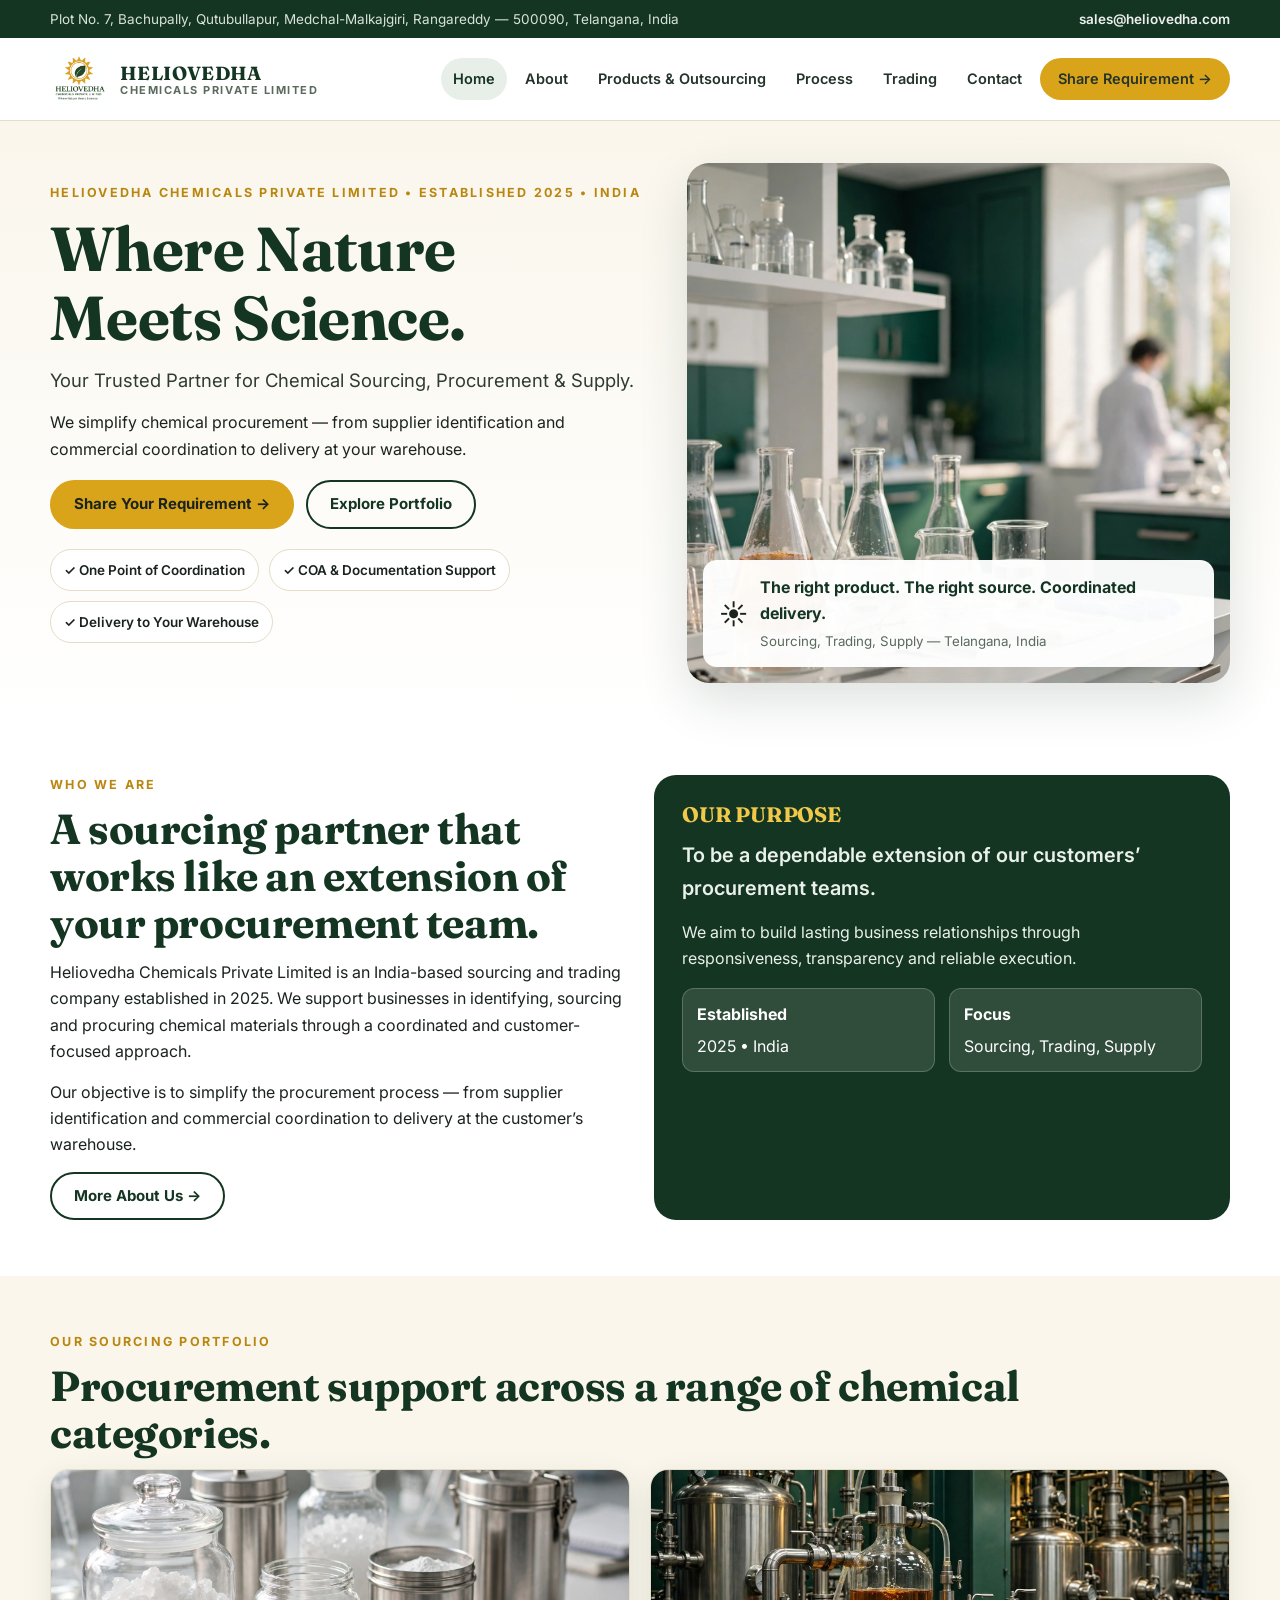
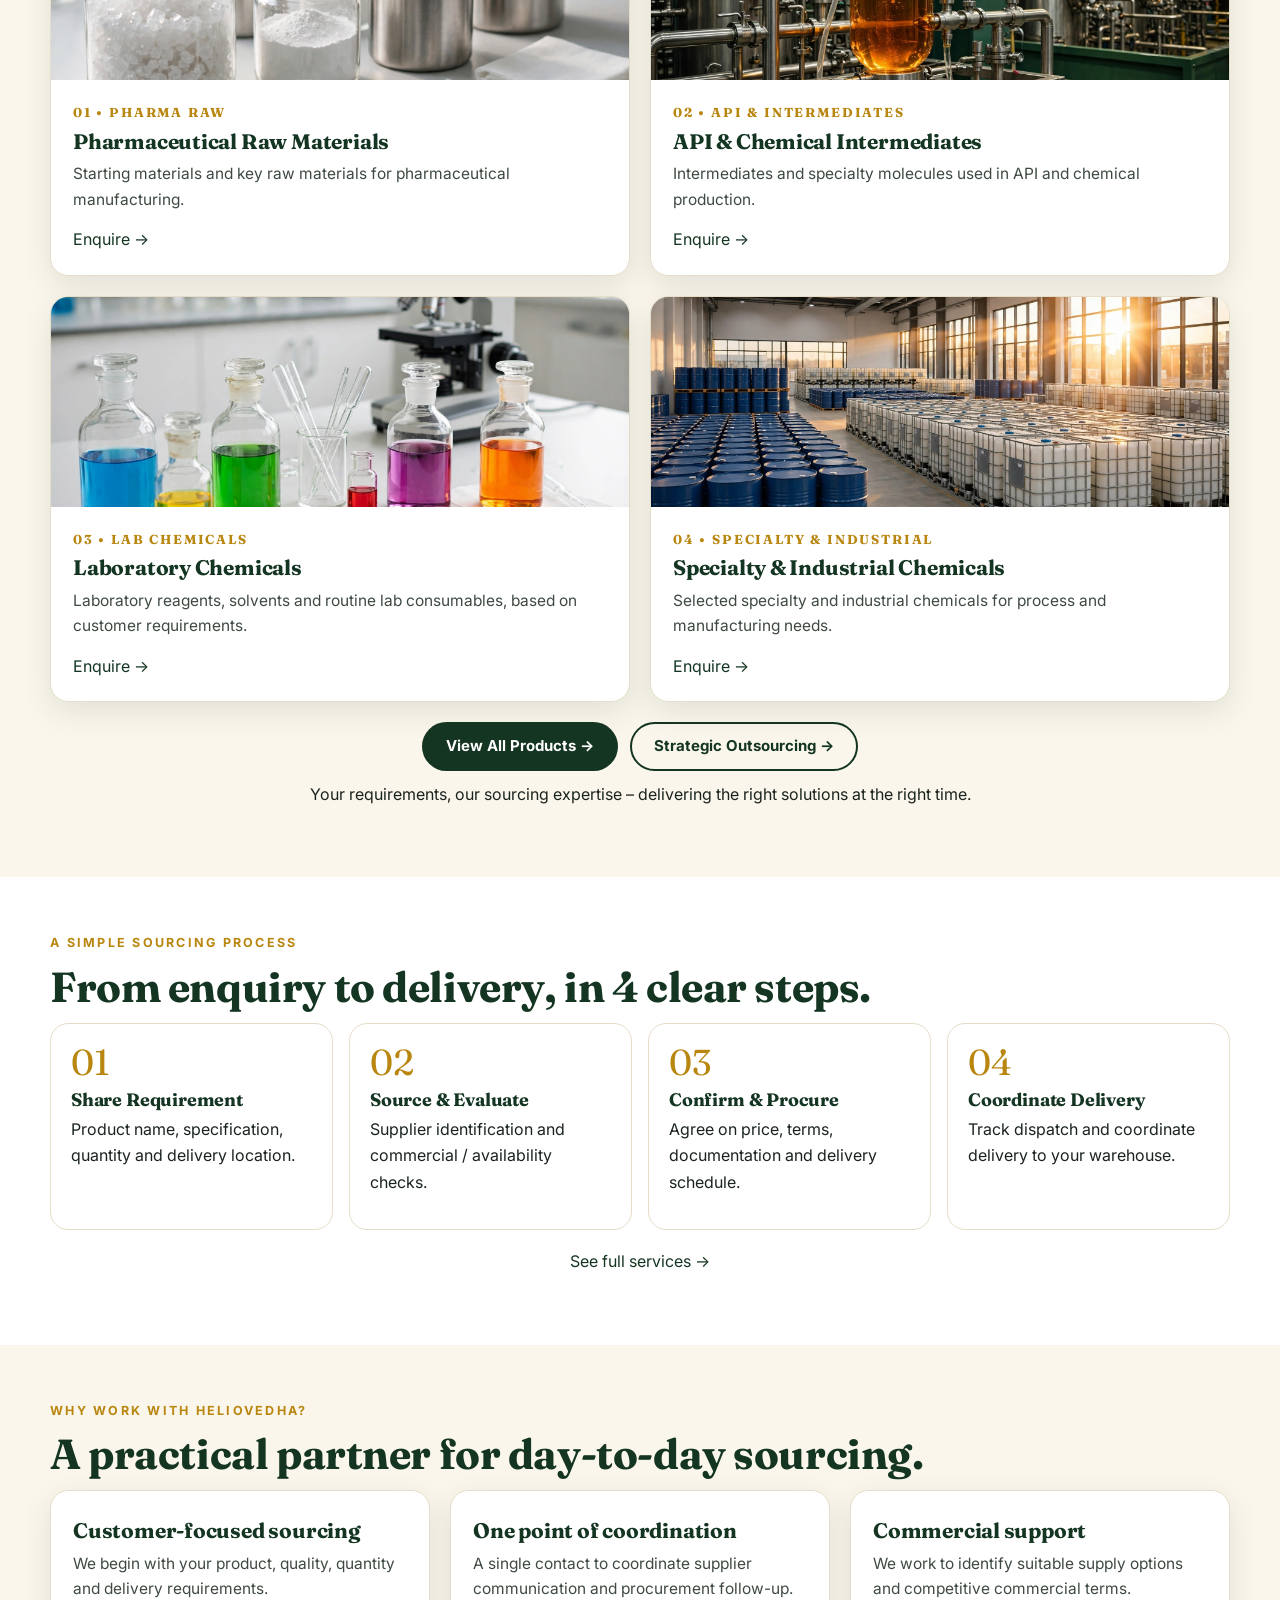
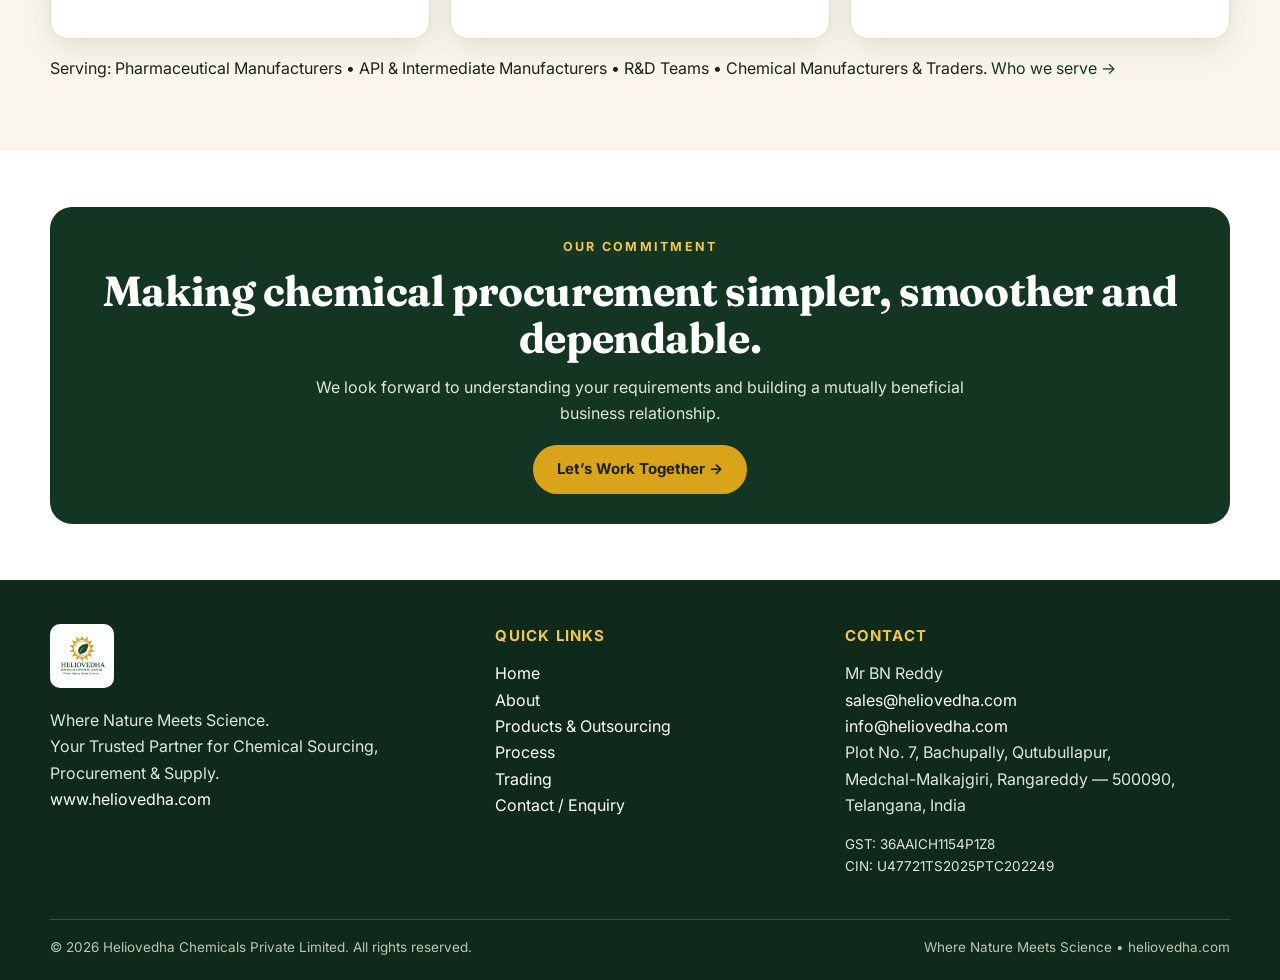
<file: index.html>
<!doctype html><html lang="en"><head><meta charset="utf-8"><meta name="viewport" content="width=device-width,initial-scale=1">
<title>Heliovedha Chemicals — Where Nature Meets Science | Heliovedha Chemicals Private Limited — heliovedha.com</title>
<meta name="description" content="Your Trusted Partner for Chemical Sourcing, Procurement & Supply in India. Sourcing, trading and delivery coordination for pharma raw materials, API intermediates, lab and specialty chemicals.">
<meta property="og:title" content="Heliovedha Chemicals — Where Nature Meets Science | Heliovedha Chemicals"><meta property="og:description" content="Your Trusted Partner for Chemical Sourcing, Procurement & Supply in India. Sourcing, trading and delivery coordination for pharma raw materials, API intermediates, lab and specialty chemicals."><meta property="og:type" content="website">
<link rel="icon" href="assets/logo.webp"><link rel="stylesheet" href="style.css"></head><body>

<div class="topbar"><div class="container"><span>Plot No. 7, Bachupally, Qutubullapur, Medchal-Malkajgiri, Rangareddy — 500090, Telangana, India</span><span><a href="mailto:sales@heliovedha.com">sales@heliovedha.com</a> </span></div></div>
<header><div class="container header-inner">
<a class="logo-link" href="index.html"><img src="assets/logo.webp" alt="Heliovedha Chemicals Private Limited — Where Nature Meets Science"><span class="logo-text"><b>HELIOVEDHA</b><span>CHEMICALS PRIVATE LIMITED</span></span></a>
<button class="hamburger" onclick="toggleMenu()">Menu ☰</button>
<nav class="main" id="mainNav"><a class="active" href="index.html">Home</a>
<a class="" href="about.html">About</a>
<a class="" href="products.html">Products & Outsourcing</a>
<a class="" href="process.html">Process</a>
<a class="" href="trading.html">Trading</a>
<a class="" href="contact.html">Contact</a>
<a class="btn btn-gold" href="contact.html" style="padding:10px 16px;">Share Requirement →</a></nav>
</div></header>


<section class="hero"><div class="container hero-grid">
<div><div class="eyebrow">Heliovedha Chemicals Private Limited • Established 2025 • India</div><h1>Where Nature<br>Meets Science.</h1><p class="lead">Your Trusted Partner for Chemical Sourcing, Procurement &amp; Supply.</p><p>We simplify chemical procurement — from supplier identification and commercial coordination to delivery at your warehouse.</p><div class="hero-cta"><a class="btn btn-gold" href="contact.html">Share Your Requirement →</a><a class="btn btn-outline" href="products.html">Explore Portfolio</a></div><div class="pills"><span class="pill">✓ One Point of Coordination</span><span class="pill">✓ COA &amp; Documentation Support</span><span class="pill">✓ Delivery to Your Warehouse</span></div></div>
<div class="hero-img"><img src="assets/hero-lab.webp" alt="Modern chemical laboratory"><div class="hero-badge"><div style="font-size:28px;">☀️</div><div><b>The right product. The right source. Coordinated delivery.</b><br><small>Sourcing, Trading, Supply — Telangana, India</small></div></div></div>
</div></section>

<section class="section"><div class="container grid2"><div><div class="eyebrow">Who We Are</div><h2>A sourcing partner that works like an extension of your procurement team.</h2><p>Heliovedha Chemicals Private Limited is an India-based sourcing and trading company established in 2025. We support businesses in identifying, sourcing and procuring chemical materials through a coordinated and customer-focused approach.</p><p>Our objective is to simplify the procurement process — from supplier identification and commercial coordination to delivery at the customer’s warehouse.</p><a class="btn btn-outline" href="about.html">More About Us →</a></div><div class="purpose"><h3>OUR PURPOSE</h3><p style="font-size:20px;font-weight:600;">To be a dependable extension of our customers’ procurement teams.</p><p>We aim to build lasting business relationships through responsiveness, transparency and reliable execution.</p><div class="fact-row" style="margin-top:16px;"><div class="fact" style="background:rgba(255,255,255,.12);border-color:rgba(255,255,255,.2);color:#fff;"><b style="color:#fff;">Established</b>2025 • India</div><div class="fact" style="background:rgba(255,255,255,.12);border-color:rgba(255,255,255,.2);color:#fff;"><b style="color:#fff;">Focus</b>Sourcing, Trading, Supply</div></div></div></div></section>

<section class="section cream"><div class="container"><div class="eyebrow">Our Sourcing Portfolio</div><h2>Procurement support across a range of chemical categories.</h2><div class="grid4">
<div class="card" data-cat="pharma"><img src="assets/pharma.webp" alt="Pharmaceutical Raw Materials"><div class="card-pad"><div class="num">01 • PHARMA RAW</div><h3>Pharmaceutical Raw Materials</h3><p>Starting materials and key raw materials for pharmaceutical manufacturing.</p><a href="contact.html?category=Pharmaceutical Raw Materials">Enquire →</a></div></div>
<div class="card" data-cat="api"><img src="assets/api.webp" alt="API & Chemical Intermediates"><div class="card-pad"><div class="num">02 • API & INTERMEDIATES</div><h3>API &amp; Chemical Intermediates</h3><p>Intermediates and specialty molecules used in API and chemical production.</p><a href="contact.html?category=API & Chemical Intermediates">Enquire →</a></div></div>
<div class="card" data-cat="lab"><img src="assets/lab.webp" alt="Laboratory Chemicals"><div class="card-pad"><div class="num">03 • LAB CHEMICALS</div><h3>Laboratory Chemicals</h3><p>Laboratory reagents, solvents and routine lab consumables, based on customer requirements.</p><a href="contact.html?category=Laboratory Chemicals">Enquire →</a></div></div>
<div class="card" data-cat="specialty"><img src="assets/warehouse.webp" alt="Specialty & Industrial Chemicals"><div class="card-pad"><div class="num">04 • SPECIALTY & INDUSTRIAL</div><h3>Specialty &amp; Industrial Chemicals</h3><p>Selected specialty and industrial chemicals for process and manufacturing needs.</p><a href="contact.html?category=Specialty & Industrial Chemicals">Enquire →</a></div></div>
</div><div class="cta-row"><a class="btn btn-green" href="products.html">View All Products →</a><a class="btn btn-outline" href="products.html">Strategic Outsourcing →</a></div><p style="text-align:center;margin-top:10px;">Your requirements, our sourcing expertise – delivering the right solutions at the right time.</p></div></section>

<section class="section"><div class="container"><div class="eyebrow">A Simple Sourcing Process</div><h2>From enquiry to delivery, in 4 clear steps.</h2><div class="timeline"><div class="step"><div class="big">01</div><h3>Share Requirement</h3><p>Product name, specification, quantity and delivery location.</p></div><div class="step"><div class="big">02</div><h3>Source &amp; Evaluate</h3><p>Supplier identification and commercial / availability checks.</p></div><div class="step"><div class="big">03</div><h3>Confirm &amp; Procure</h3><p>Agree on price, terms, documentation and delivery schedule.</p></div><div class="step"><div class="big">04</div><h3>Coordinate Delivery</h3><p>Track dispatch and coordinate delivery to your warehouse.</p></div></div><p style="text-align:center;margin-top:18px;"><a href="process.html">See full services →</a></p></div></section>

<section class="section cream"><div class="container"><div class="eyebrow">Why Work With Heliovedha?</div><h2>A practical partner for day-to-day sourcing.</h2><div class="grid3"><div class="card"><div class="card-pad"><h3>Customer-focused sourcing</h3><p>We begin with your product, quality, quantity and delivery requirements.</p></div></div><div class="card"><div class="card-pad"><h3>One point of coordination</h3><p>A single contact to coordinate supplier communication and procurement follow-up.</p></div></div><div class="card"><div class="card-pad"><h3>Commercial support</h3><p>We work to identify suitable supply options and competitive commercial terms.</p></div></div></div><p style="margin-top:16px;">Serving: Pharmaceutical Manufacturers • API &amp; Intermediate Manufacturers • R&amp;D Teams • Chemical Manufacturers &amp; Traders. <a href="about.html">Who we serve →</a></p></div></section>

<section class="section"><div class="container"><div class="banner"><div class="eyebrow light">Our Commitment</div><h2>Making chemical procurement simpler, smoother and dependable.</h2><p>We look forward to understanding your requirements and building a mutually beneficial business relationship.</p><a class="btn btn-gold" href="contact.html">Let’s Work Together →</a></div></div></section>


<footer><div class="container"><div class="foot-grid">
<div><img class="foot-logo" src="assets/logo.webp" alt="Heliovedha Chemicals"><p style="margin-top:12px;">Where Nature Meets Science.<br>Your Trusted Partner for Chemical Sourcing, Procurement &amp; Supply.<br><a href="https://www.heliovedha.com">www.heliovedha.com</a></p></div>
<div><h4>Quick Links</h4><p><a href="index.html">Home</a><br><a href="about.html">About</a><br><a href="products.html">Products &amp; Outsourcing</a><br><a href="process.html">Process</a><br><a href="trading.html">Trading</a><br><a href="contact.html">Contact / Enquiry</a></p></div>
<div><h4>Contact</h4><p>Mr BN Reddy<br><a href="mailto:sales@heliovedha.com">sales@heliovedha.com</a><br><a href="mailto:info@heliovedha.com">info@heliovedha.com</a><br>Plot No. 7, Bachupally, Qutubullapur,<br>Medchal-Malkajgiri, Rangareddy — 500090,<br>Telangana, India</p><p style="font-size:13.5px;">GST: 36AAICH1154P1Z8<br>CIN: U47721TS2025PTC202249</p></div>
</div><div class="bottom"><span>© 2026 Heliovedha Chemicals Private Limited. All rights reserved.</span><span>Where Nature Meets Science • heliovedha.com</span></div></div></footer>
<script src="script.js"></script>

</body></html>
</file>
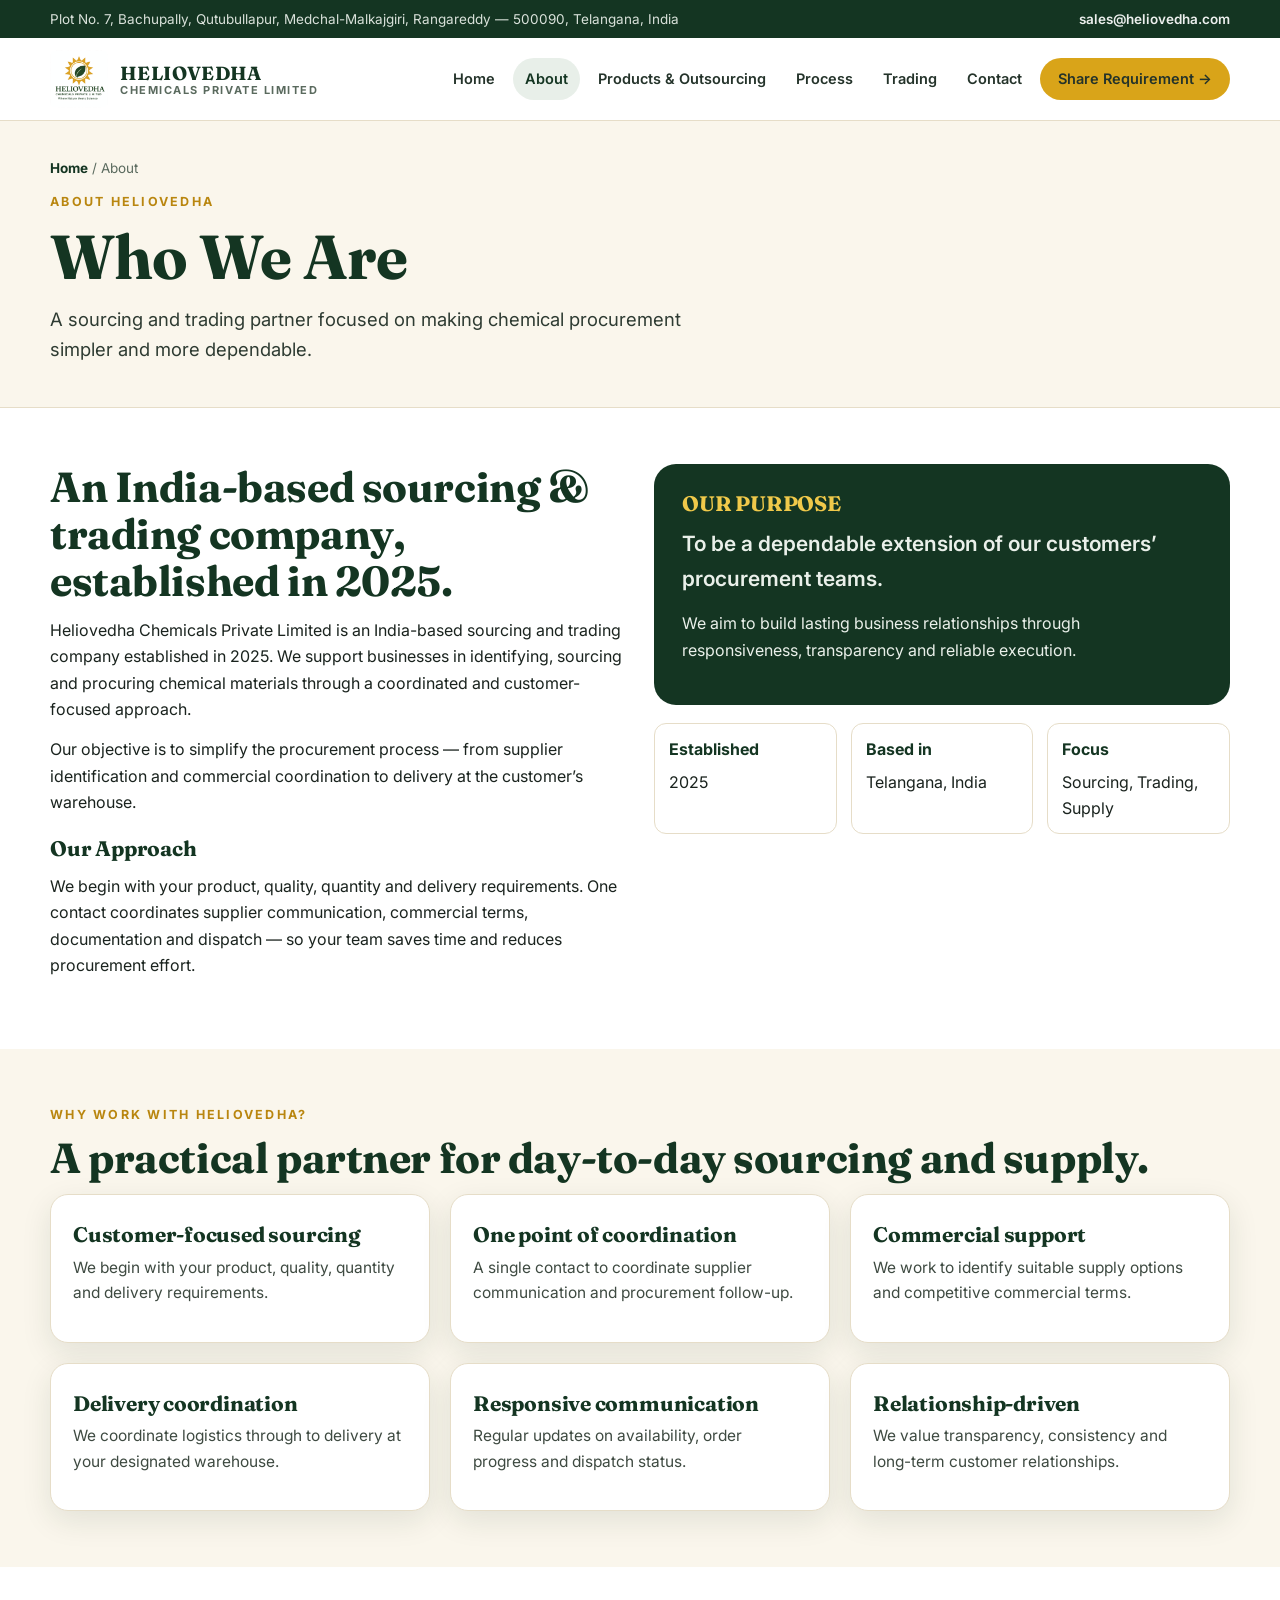
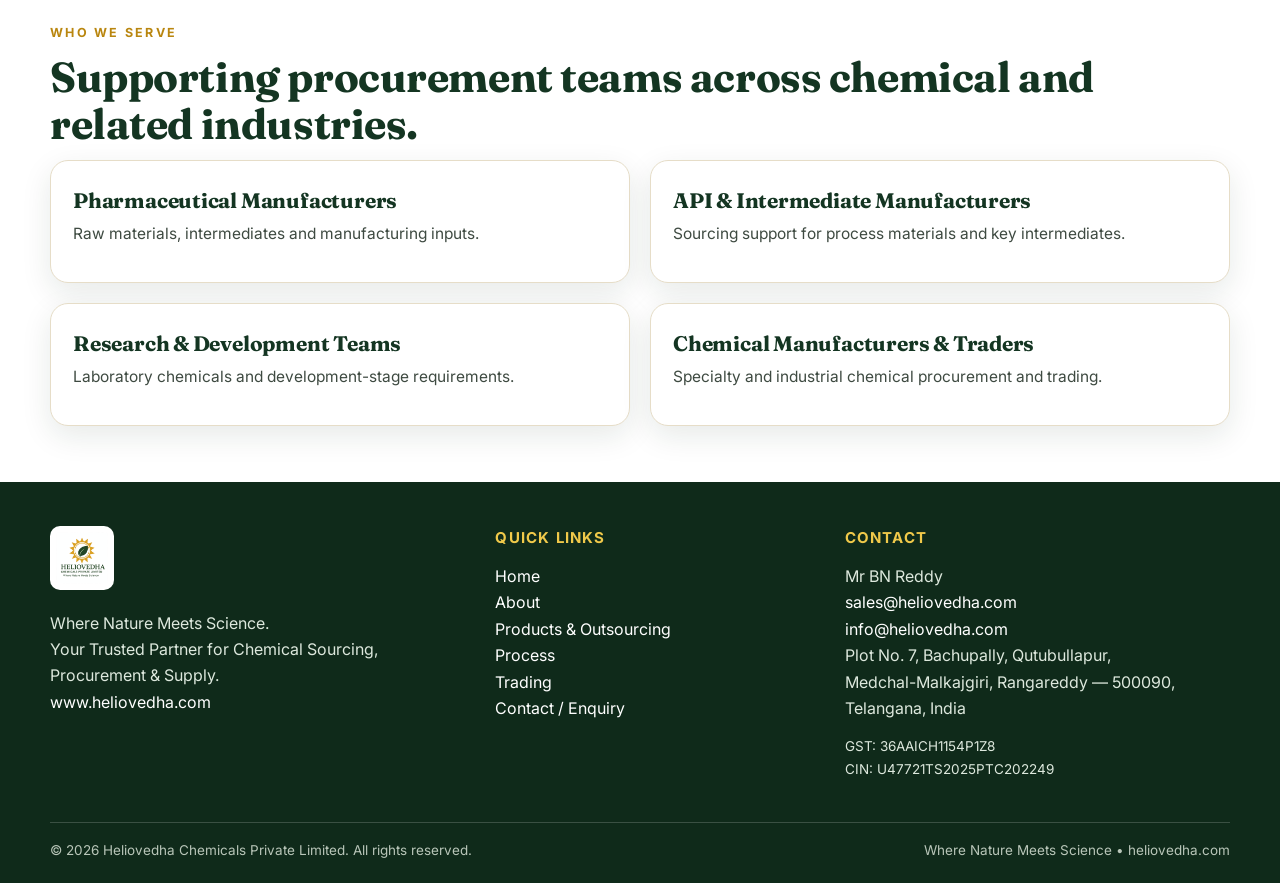
<file: about.html>
<!doctype html><html lang="en"><head><meta charset="utf-8"><meta name="viewport" content="width=device-width,initial-scale=1">
<title>About Us | Heliovedha Chemicals Private Limited — heliovedha.com</title>
<meta name="description" content="Heliovedha Chemicals Private Limited — India-based sourcing and trading company established 2025. Dependable extension of your procurement team.">
<meta property="og:title" content="About Us | Heliovedha Chemicals"><meta property="og:description" content="Heliovedha Chemicals Private Limited — India-based sourcing and trading company established 2025. Dependable extension of your procurement team."><meta property="og:type" content="website">
<link rel="icon" href="assets/logo.webp"><link rel="stylesheet" href="style.css"></head><body>

<div class="topbar"><div class="container"><span>Plot No. 7, Bachupally, Qutubullapur, Medchal-Malkajgiri, Rangareddy — 500090, Telangana, India</span><span><a href="mailto:sales@heliovedha.com">sales@heliovedha.com</a> </span></div></div>
<header><div class="container header-inner">
<a class="logo-link" href="index.html"><img src="assets/logo.webp" alt="Heliovedha Chemicals Private Limited — Where Nature Meets Science"><span class="logo-text"><b>HELIOVEDHA</b><span>CHEMICALS PRIVATE LIMITED</span></span></a>
<button class="hamburger" onclick="toggleMenu()">Menu ☰</button>
<nav class="main" id="mainNav"><a class="" href="index.html">Home</a>
<a class="active" href="about.html">About</a>
<a class="" href="products.html">Products & Outsourcing</a>
<a class="" href="process.html">Process</a>
<a class="" href="trading.html">Trading</a>
<a class="" href="contact.html">Contact</a>
<a class="btn btn-gold" href="contact.html" style="padding:10px 16px;">Share Requirement →</a></nav>
</div></header>


<section class="page-hero"><div class="container"><div class="breadcrumb"><a href="index.html">Home</a> / About</div><div class="eyebrow">About Heliovedha</div><h1>Who We Are</h1><p class="lead">A sourcing and trading partner focused on making chemical procurement simpler and more dependable.</p></div></section>
<section class="section"><div class="container grid2"><div><h2>An India-based sourcing &amp; trading company, established in 2025.</h2><p>Heliovedha Chemicals Private Limited is an India-based sourcing and trading company established in 2025. We support businesses in identifying, sourcing and procuring chemical materials through a coordinated and customer-focused approach.</p><p>Our objective is to simplify the procurement process — from supplier identification and commercial coordination to delivery at the customer’s warehouse.</p><h3 style="margin-top:22px;">Our Approach</h3><p>We begin with your product, quality, quantity and delivery requirements. One contact coordinates supplier communication, commercial terms, documentation and dispatch — so your team saves time and reduces procurement effort.</p></div><div><div class="purpose"><h3>OUR PURPOSE</h3><p style="font-size:21px;font-weight:600;">To be a dependable extension of our customers’ procurement teams.</p><p>We aim to build lasting business relationships through responsiveness, transparency and reliable execution.</p></div><div class="fact-row"><div class="fact"><b>Established</b>2025</div><div class="fact"><b>Based in</b>Telangana, India</div><div class="fact"><b>Focus</b>Sourcing, Trading, Supply</div></div></div></div></section>
<section class="section cream"><div class="container"><div class="eyebrow">Why Work With Heliovedha?</div><h2>A practical partner for day-to-day sourcing and supply.</h2><div class="grid3">
<div class="card"><div class="card-pad"><h3>Customer-focused sourcing</h3><p>We begin with your product, quality, quantity and delivery requirements.</p></div></div>
<div class="card"><div class="card-pad"><h3>One point of coordination</h3><p>A single contact to coordinate supplier communication and procurement follow-up.</p></div></div>
<div class="card"><div class="card-pad"><h3>Commercial support</h3><p>We work to identify suitable supply options and competitive commercial terms.</p></div></div>
<div class="card"><div class="card-pad"><h3>Delivery coordination</h3><p>We coordinate logistics through to delivery at your designated warehouse.</p></div></div>
<div class="card"><div class="card-pad"><h3>Responsive communication</h3><p>Regular updates on availability, order progress and dispatch status.</p></div></div>
<div class="card"><div class="card-pad"><h3>Relationship-driven</h3><p>We value transparency, consistency and long-term customer relationships.</p></div></div>
</div></div></section>
<section class="section"><div class="container"><div class="eyebrow">Who We Serve</div><h2>Supporting procurement teams across chemical and related industries.</h2><div class="grid4">
<div class="card"><div class="card-pad"><h3>Pharmaceutical Manufacturers</h3><p>Raw materials, intermediates and manufacturing inputs.</p></div></div>
<div class="card"><div class="card-pad"><h3>API &amp; Intermediate Manufacturers</h3><p>Sourcing support for process materials and key intermediates.</p></div></div>
<div class="card"><div class="card-pad"><h3>Research &amp; Development Teams</h3><p>Laboratory chemicals and development-stage requirements.</p></div></div>
<div class="card"><div class="card-pad"><h3>Chemical Manufacturers &amp; Traders</h3><p>Specialty and industrial chemical procurement and trading.</p></div></div>
</div></div></section>


<footer><div class="container"><div class="foot-grid">
<div><img class="foot-logo" src="assets/logo.webp" alt="Heliovedha Chemicals"><p style="margin-top:12px;">Where Nature Meets Science.<br>Your Trusted Partner for Chemical Sourcing, Procurement &amp; Supply.<br><a href="https://www.heliovedha.com">www.heliovedha.com</a></p></div>
<div><h4>Quick Links</h4><p><a href="index.html">Home</a><br><a href="about.html">About</a><br><a href="products.html">Products &amp; Outsourcing</a><br><a href="process.html">Process</a><br><a href="trading.html">Trading</a><br><a href="contact.html">Contact / Enquiry</a></p></div>
<div><h4>Contact</h4><p>Mr BN Reddy<br><a href="mailto:sales@heliovedha.com">sales@heliovedha.com</a><br><a href="mailto:info@heliovedha.com">info@heliovedha.com</a><br>Plot No. 7, Bachupally, Qutubullapur,<br>Medchal-Malkajgiri, Rangareddy — 500090,<br>Telangana, India</p><p style="font-size:13.5px;">GST: 36AAICH1154P1Z8<br>CIN: U47721TS2025PTC202249</p></div>
</div><div class="bottom"><span>© 2026 Heliovedha Chemicals Private Limited. All rights reserved.</span><span>Where Nature Meets Science • heliovedha.com</span></div></div></footer>
<script src="script.js"></script>

</body></html>
</file>
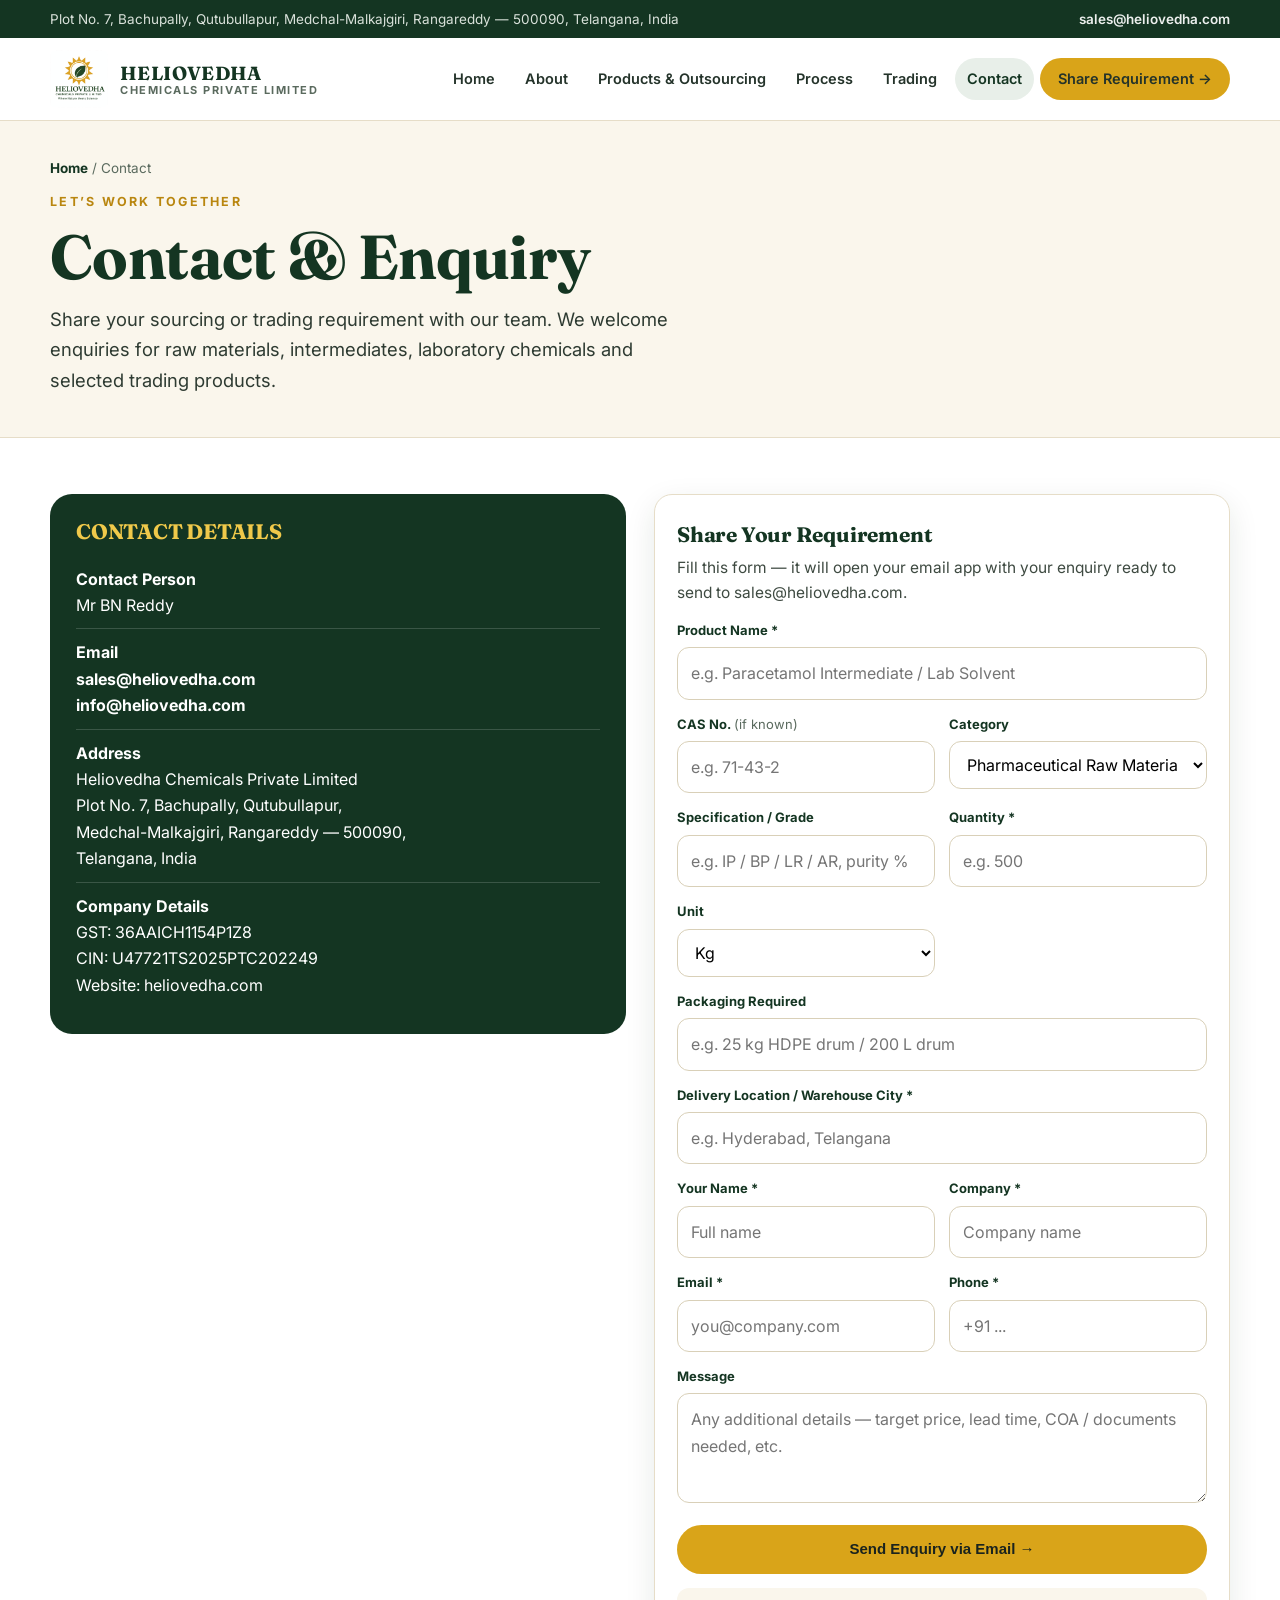
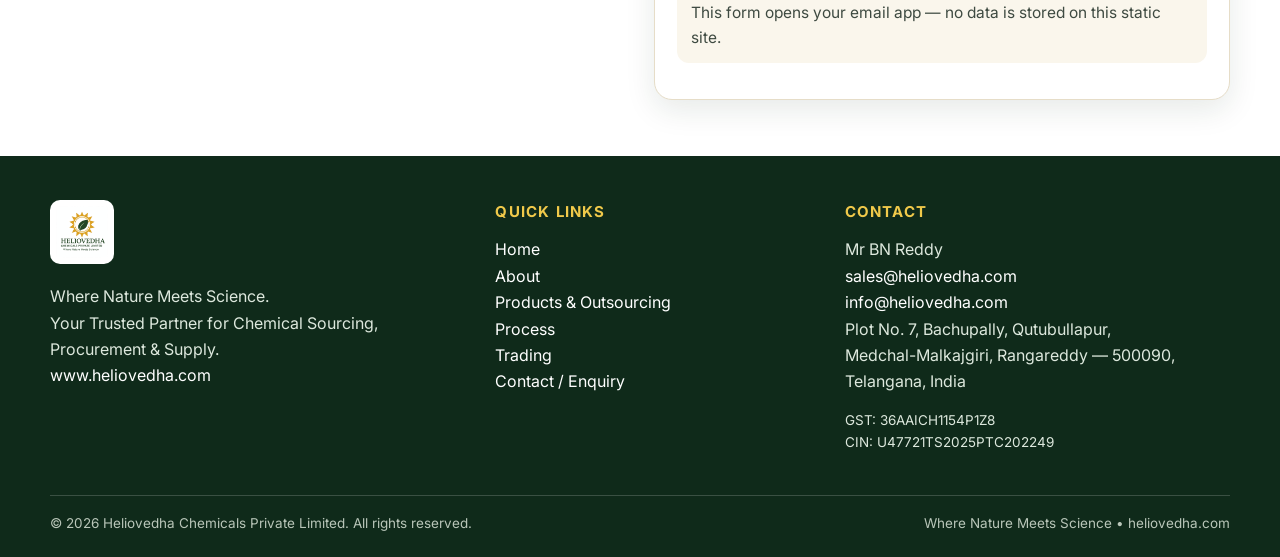
<file: contact.html>
<!doctype html><html lang="en"><head><meta charset="utf-8"><meta name="viewport" content="width=device-width,initial-scale=1">
<title>Contact & Enquiry | Heliovedha Chemicals Private Limited — heliovedha.com</title>
<meta name="description" content="Contact Mr BN Reddy, Heliovedha Chemicals — , sales@heliovedha.com. Share your sourcing or trading requirement.">
<meta property="og:title" content="Contact & Enquiry | Heliovedha Chemicals"><meta property="og:description" content="Contact Mr BN Reddy, Heliovedha Chemicals — , sales@heliovedha.com. Share your sourcing or trading requirement."><meta property="og:type" content="website">
<link rel="icon" href="assets/logo.webp"><link rel="stylesheet" href="style.css"></head><body>

<div class="topbar"><div class="container"><span>Plot No. 7, Bachupally, Qutubullapur, Medchal-Malkajgiri, Rangareddy — 500090, Telangana, India</span><span><a href="mailto:sales@heliovedha.com">sales@heliovedha.com</a> </span></div></div>
<header><div class="container header-inner">
<a class="logo-link" href="index.html"><img src="assets/logo.webp" alt="Heliovedha Chemicals Private Limited — Where Nature Meets Science"><span class="logo-text"><b>HELIOVEDHA</b><span>CHEMICALS PRIVATE LIMITED</span></span></a>
<button class="hamburger" onclick="toggleMenu()">Menu ☰</button>
<nav class="main" id="mainNav"><a class="" href="index.html">Home</a>
<a class="" href="about.html">About</a>
<a class="" href="products.html">Products & Outsourcing</a>
<a class="" href="process.html">Process</a>
<a class="" href="trading.html">Trading</a>
<a class="active" href="contact.html">Contact</a>
<a class="btn btn-gold" href="contact.html" style="padding:10px 16px;">Share Requirement →</a></nav>
</div></header>


<section class="page-hero"><div class="container"><div class="breadcrumb"><a href="index.html">Home</a> / Contact</div><div class="eyebrow">Let’s Work Together</div><h1>Contact &amp; Enquiry</h1><p class="lead">Share your sourcing or trading requirement with our team. We welcome enquiries for raw materials, intermediates, laboratory chemicals and selected trading products.</p></div></section>
<section class="section"><div class="container grid2"><div><div class="contact-card"><h3>CONTACT DETAILS</h3><div class="row"><b>Contact Person</b><br>Mr BN Reddy</div><div class="row"><b>Email</b><br><a href="mailto:sales@heliovedha.com">sales@heliovedha.com</a><br><a href="mailto:info@heliovedha.com">info@heliovedha.com</a></div><div class="row"><b>Address</b><br>Heliovedha Chemicals Private Limited<br>Plot No. 7, Bachupally, Qutubullapur,<br>Medchal-Malkajgiri, Rangareddy — 500090,<br>Telangana, India</div><div class="row" style="border-bottom:0;"><b>Company Details</b><br>GST: 36AAICH1154P1Z8<br>CIN: U47721TS2025PTC202249<br>Website: heliovedha.com</div></div></div>
<div><div class="card"><div class="card-pad"><h3>Share Your Requirement</h3><p>Fill this form — it will open your email app with your enquiry ready to send to sales@heliovedha.com.</p>
<form id="enquiryForm" onsubmit="return sendEnquiry(event)"><div class="form-grid">
<div class="field full"><label>Product Name *</label><input name="product" id="product" required placeholder="e.g. Paracetamol Intermediate / Lab Solvent"></div>
<div class="field"><label>CAS No. <span style="font-weight:400;color:#5A6A5E;">(if known)</span></label><input name="cas" id="cas" placeholder="e.g. 71-43-2"></div>
<div class="field"><label>Category</label><select name="category" id="category"><option>Pharmaceutical Raw Materials</option><option>API &amp; Chemical Intermediates</option><option>Laboratory Chemicals</option><option>Specialty &amp; Industrial Chemicals</option><option>Trading Enquiry</option><option>Other</option></select></div>
<div class="field"><label>Specification / Grade</label><input name="spec" placeholder="e.g. IP / BP / LR / AR, purity %"></div>
<div class="field"><label>Quantity *</label><input name="quantity" required placeholder="e.g. 500"></div>
<div class="field"><label>Unit</label><select name="unit"><option>Kg</option><option>Litre</option><option>MT</option><option>Drum</option><option>Other</option></select></div>
<div class="field full"><label>Packaging Required</label><input name="packaging" placeholder="e.g. 25 kg HDPE drum / 200 L drum"></div>
<div class="field full"><label>Delivery Location / Warehouse City *</label><input name="delivery" required placeholder="e.g. Hyderabad, Telangana"></div>
<div class="field"><label>Your Name *</label><input name="name" required placeholder="Full name"></div>
<div class="field"><label>Company *</label><input name="company" required placeholder="Company name"></div>
<div class="field"><label>Email *</label><input name="email" type="email" required placeholder="you@company.com"></div>
<div class="field"><label>Phone *</label><input name="phone" required placeholder="+91 ..."></div>
<div class="field full"><label>Message</label><textarea name="message" placeholder="Any additional details — target price, lead time, COA / documents needed, etc."></textarea></div>
</div><div id="formSuccess" style="display:none;margin:14px 0;" class="note"><b>✓ Your email app will open</b> with your enquiry ready to send. If it doesn’t open, email us directly at sales@heliovedha.com. We typically respond within one business day.</div><button class="btn btn-gold" type="submit" style="width:100%;justify-content:center;margin-top:14px;">Send Enquiry via Email →</button><p style="text-align:center;margin-top:10px;"></p></form>
<p class="note" style="margin-top:12px;">This form opens your email app — no data is stored on this static site.</p>
</div></div></div></div></section>


<footer><div class="container"><div class="foot-grid">
<div><img class="foot-logo" src="assets/logo.webp" alt="Heliovedha Chemicals"><p style="margin-top:12px;">Where Nature Meets Science.<br>Your Trusted Partner for Chemical Sourcing, Procurement &amp; Supply.<br><a href="https://www.heliovedha.com">www.heliovedha.com</a></p></div>
<div><h4>Quick Links</h4><p><a href="index.html">Home</a><br><a href="about.html">About</a><br><a href="products.html">Products &amp; Outsourcing</a><br><a href="process.html">Process</a><br><a href="trading.html">Trading</a><br><a href="contact.html">Contact / Enquiry</a></p></div>
<div><h4>Contact</h4><p>Mr BN Reddy<br><a href="mailto:sales@heliovedha.com">sales@heliovedha.com</a><br><a href="mailto:info@heliovedha.com">info@heliovedha.com</a><br>Plot No. 7, Bachupally, Qutubullapur,<br>Medchal-Malkajgiri, Rangareddy — 500090,<br>Telangana, India</p><p style="font-size:13.5px;">GST: 36AAICH1154P1Z8<br>CIN: U47721TS2025PTC202249</p></div>
</div><div class="bottom"><span>© 2026 Heliovedha Chemicals Private Limited. All rights reserved.</span><span>Where Nature Meets Science • heliovedha.com</span></div></div></footer>
<script src="script.js"></script>

</body></html>
</file>
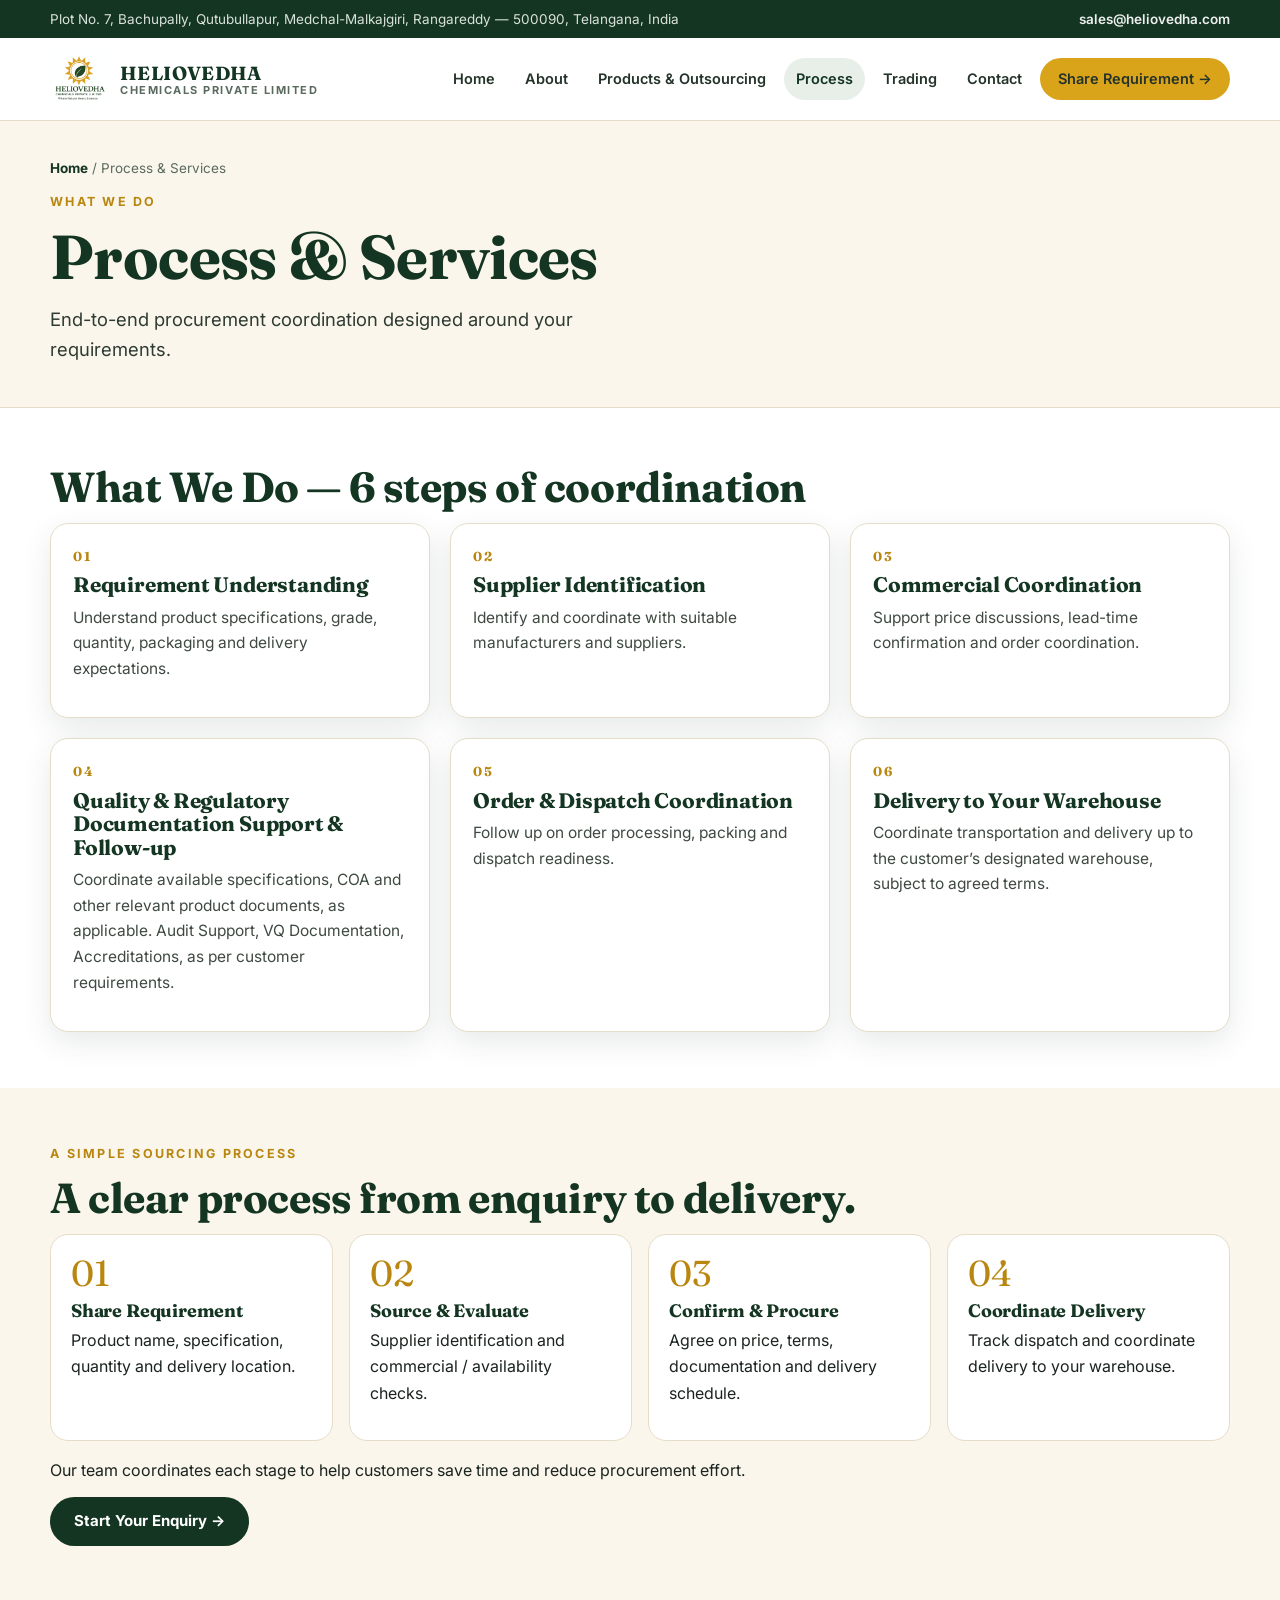
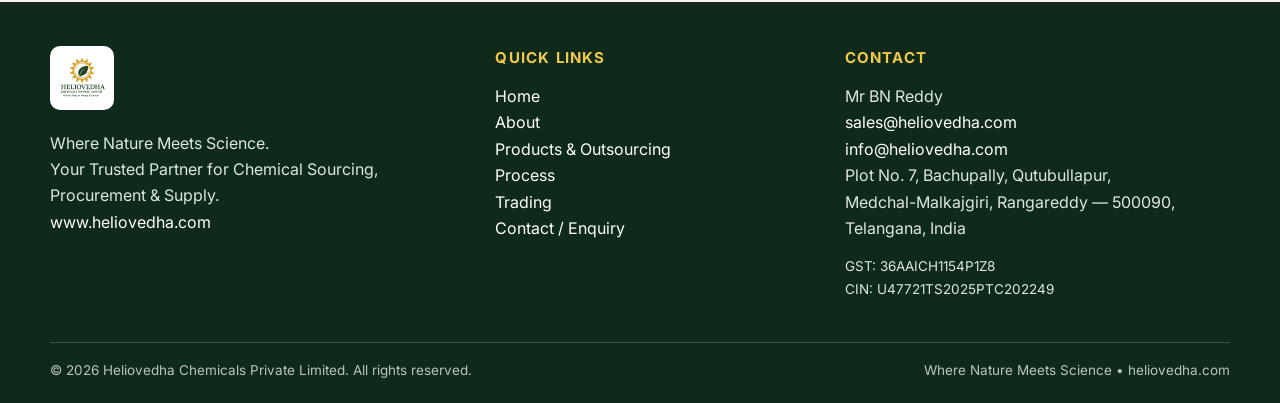
<file: process.html>
<!doctype html><html lang="en"><head><meta charset="utf-8"><meta name="viewport" content="width=device-width,initial-scale=1">
<title>Process & Services | Heliovedha Chemicals Private Limited — heliovedha.com</title>
<meta name="description" content="End-to-end procurement coordination — requirement understanding, supplier identification, commercial coordination, documentation, dispatch and delivery.">
<meta property="og:title" content="Process & Services | Heliovedha Chemicals"><meta property="og:description" content="End-to-end procurement coordination — requirement understanding, supplier identification, commercial coordination, documentation, dispatch and delivery."><meta property="og:type" content="website">
<link rel="icon" href="assets/logo.webp"><link rel="stylesheet" href="style.css"></head><body>

<div class="topbar"><div class="container"><span>Plot No. 7, Bachupally, Qutubullapur, Medchal-Malkajgiri, Rangareddy — 500090, Telangana, India</span><span><a href="mailto:sales@heliovedha.com">sales@heliovedha.com</a> </span></div></div>
<header><div class="container header-inner">
<a class="logo-link" href="index.html"><img src="assets/logo.webp" alt="Heliovedha Chemicals Private Limited — Where Nature Meets Science"><span class="logo-text"><b>HELIOVEDHA</b><span>CHEMICALS PRIVATE LIMITED</span></span></a>
<button class="hamburger" onclick="toggleMenu()">Menu ☰</button>
<nav class="main" id="mainNav"><a class="" href="index.html">Home</a>
<a class="" href="about.html">About</a>
<a class="" href="products.html">Products & Outsourcing</a>
<a class="active" href="process.html">Process</a>
<a class="" href="trading.html">Trading</a>
<a class="" href="contact.html">Contact</a>
<a class="btn btn-gold" href="contact.html" style="padding:10px 16px;">Share Requirement →</a></nav>
</div></header>


<section class="page-hero"><div class="container"><div class="breadcrumb"><a href="index.html">Home</a> / Process &amp; Services</div><div class="eyebrow">What We Do</div><h1>Process &amp; Services</h1><p class="lead">End-to-end procurement coordination designed around your requirements.</p></div></section>
<section class="section"><div class="container"><h2>What We Do — 6 steps of coordination</h2><div class="grid3">
<div class="card"><div class="card-pad"><div class="num">01</div><h3>Requirement Understanding</h3><p>Understand product specifications, grade, quantity, packaging and delivery expectations.</p></div></div>
<div class="card"><div class="card-pad"><div class="num">02</div><h3>Supplier Identification</h3><p>Identify and coordinate with suitable manufacturers and suppliers.</p></div></div>
<div class="card"><div class="card-pad"><div class="num">03</div><h3>Commercial Coordination</h3><p>Support price discussions, lead-time confirmation and order coordination.</p></div></div>
<div class="card"><div class="card-pad"><div class="num">04</div><h3>Quality &amp; Regulatory Documentation Support &amp; Follow-up</h3><p>Coordinate available specifications, COA and other relevant product documents, as applicable. Audit Support, VQ Documentation, Accreditations, as per customer requirements.</p></div></div>
<div class="card"><div class="card-pad"><div class="num">05</div><h3>Order &amp; Dispatch Coordination</h3><p>Follow up on order processing, packing and dispatch readiness.</p></div></div>
<div class="card"><div class="card-pad"><div class="num">06</div><h3>Delivery to Your Warehouse</h3><p>Coordinate transportation and delivery up to the customer’s designated warehouse, subject to agreed terms.</p></div></div>
</div></div></section>
<section class="section cream"><div class="container"><div class="eyebrow">A Simple Sourcing Process</div><h2>A clear process from enquiry to delivery.</h2><div class="timeline"><div class="step"><div class="big">01</div><h3>Share Requirement</h3><p>Product name, specification, quantity and delivery location.</p></div><div class="step"><div class="big">02</div><h3>Source &amp; Evaluate</h3><p>Supplier identification and commercial / availability checks.</p></div><div class="step"><div class="big">03</div><h3>Confirm &amp; Procure</h3><p>Agree on price, terms, documentation and delivery schedule.</p></div><div class="step"><div class="big">04</div><h3>Coordinate Delivery</h3><p>Track dispatch and coordinate delivery to your warehouse.</p></div></div><p style="margin-top:16px;">Our team coordinates each stage to help customers save time and reduce procurement effort.</p><a class="btn btn-green" href="contact.html">Start Your Enquiry →</a></div></section>


<footer><div class="container"><div class="foot-grid">
<div><img class="foot-logo" src="assets/logo.webp" alt="Heliovedha Chemicals"><p style="margin-top:12px;">Where Nature Meets Science.<br>Your Trusted Partner for Chemical Sourcing, Procurement &amp; Supply.<br><a href="https://www.heliovedha.com">www.heliovedha.com</a></p></div>
<div><h4>Quick Links</h4><p><a href="index.html">Home</a><br><a href="about.html">About</a><br><a href="products.html">Products &amp; Outsourcing</a><br><a href="process.html">Process</a><br><a href="trading.html">Trading</a><br><a href="contact.html">Contact / Enquiry</a></p></div>
<div><h4>Contact</h4><p>Mr BN Reddy<br><a href="mailto:sales@heliovedha.com">sales@heliovedha.com</a><br><a href="mailto:info@heliovedha.com">info@heliovedha.com</a><br>Plot No. 7, Bachupally, Qutubullapur,<br>Medchal-Malkajgiri, Rangareddy — 500090,<br>Telangana, India</p><p style="font-size:13.5px;">GST: 36AAICH1154P1Z8<br>CIN: U47721TS2025PTC202249</p></div>
</div><div class="bottom"><span>© 2026 Heliovedha Chemicals Private Limited. All rights reserved.</span><span>Where Nature Meets Science • heliovedha.com</span></div></div></footer>
<script src="script.js"></script>

</body></html>
</file>
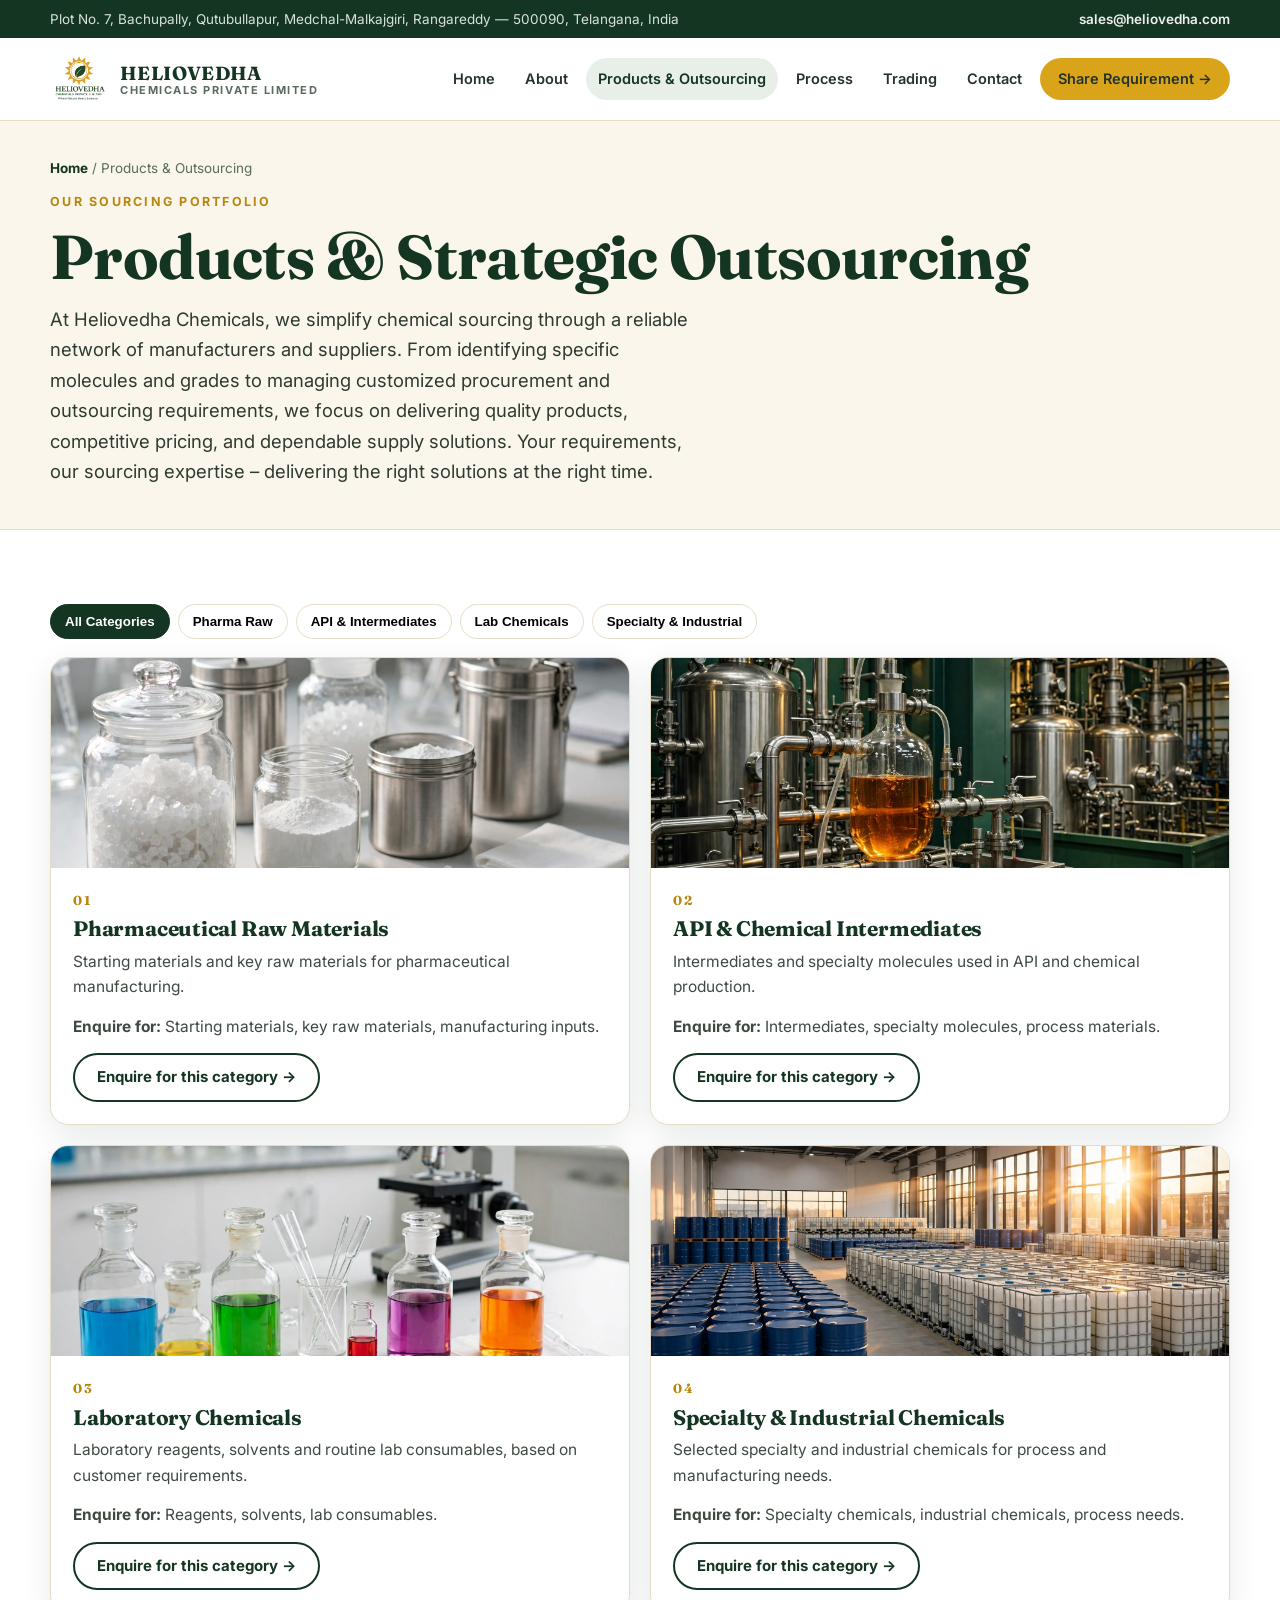
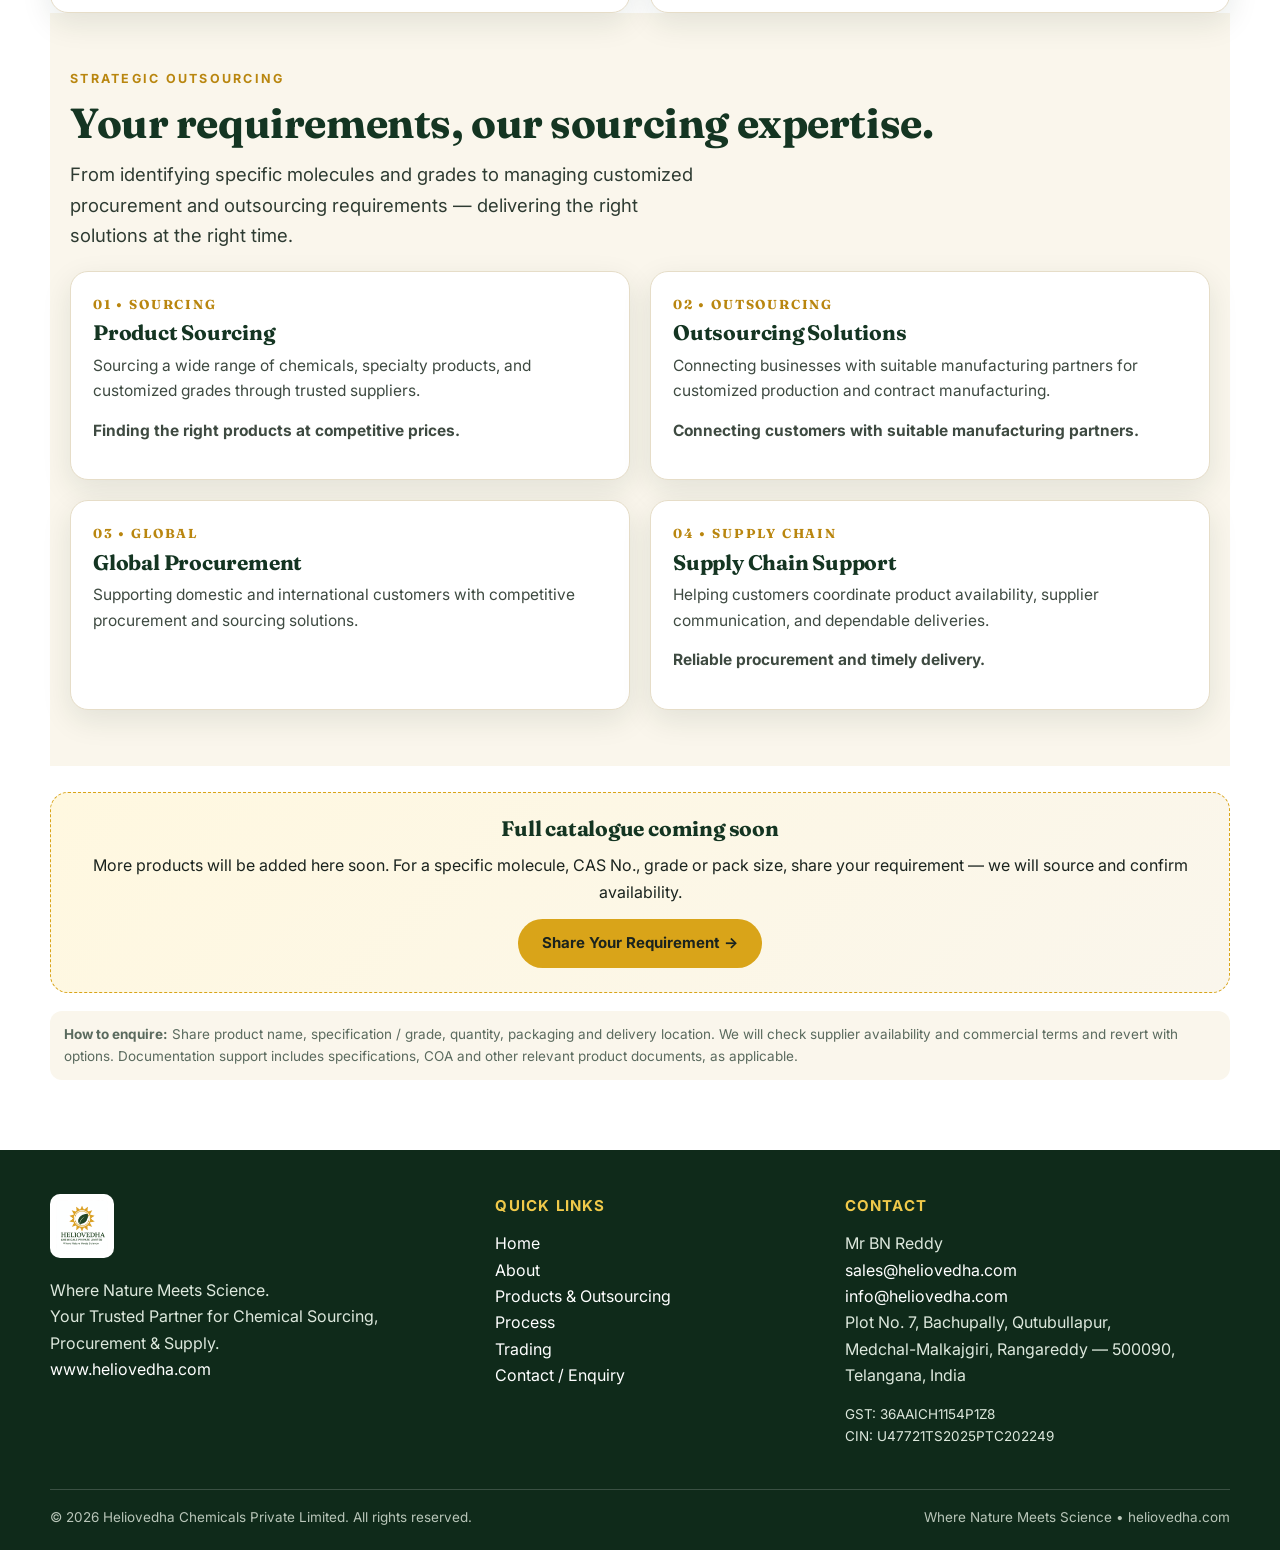
<file: products.html>
<!doctype html><html lang="en"><head><meta charset="utf-8"><meta name="viewport" content="width=device-width,initial-scale=1">
<title>Products & Strategic Outsourcing | Heliovedha Chemicals Private Limited — heliovedha.com</title>
<meta name="description" content="Pharmaceutical raw materials, API & chemical intermediates, laboratory chemicals, specialty & industrial chemicals — sourcing support in India.">
<meta property="og:title" content="Products & Outsourcing | Heliovedha Chemicals"><meta property="og:description" content="Pharmaceutical raw materials, API & chemical intermediates, laboratory chemicals, specialty & industrial chemicals — sourcing support in India."><meta property="og:type" content="website">
<link rel="icon" href="assets/logo.webp"><link rel="stylesheet" href="style.css"></head><body>

<div class="topbar"><div class="container"><span>Plot No. 7, Bachupally, Qutubullapur, Medchal-Malkajgiri, Rangareddy — 500090, Telangana, India</span><span><a href="mailto:sales@heliovedha.com">sales@heliovedha.com</a> </span></div></div>
<header><div class="container header-inner">
<a class="logo-link" href="index.html"><img src="assets/logo.webp" alt="Heliovedha Chemicals Private Limited — Where Nature Meets Science"><span class="logo-text"><b>HELIOVEDHA</b><span>CHEMICALS PRIVATE LIMITED</span></span></a>
<button class="hamburger" onclick="toggleMenu()">Menu ☰</button>
<nav class="main" id="mainNav"><a class="" href="index.html">Home</a>
<a class="" href="about.html">About</a>
<a class="active" href="products.html">Products & Outsourcing</a>
<a class="" href="process.html">Process</a>
<a class="" href="trading.html">Trading</a>
<a class="" href="contact.html">Contact</a>
<a class="btn btn-gold" href="contact.html" style="padding:10px 16px;">Share Requirement →</a></nav>
</div></header>


<section class="page-hero"><div class="container"><div class="breadcrumb"><a href="index.html">Home</a> / Products &amp; Outsourcing</div><div class="eyebrow">Our Sourcing Portfolio</div><h1>Products &amp; Strategic Outsourcing</h1><p class="lead">At Heliovedha Chemicals, we simplify chemical sourcing through a reliable network of manufacturers and suppliers. From identifying specific molecules and grades to managing customized procurement and outsourcing requirements, we focus on delivering quality products, competitive pricing, and dependable supply solutions. Your requirements, our sourcing expertise – delivering the right solutions at the right time.</p></div></section>
<section class="section"><div class="container"><div class="filter-bar"><button class="active" onclick="filterProducts('all',this)">All Categories</button><button onclick="filterProducts('pharma',this)">Pharma Raw</button><button onclick="filterProducts('api',this)">API &amp; Intermediates</button><button onclick="filterProducts('lab',this)">Lab Chemicals</button><button onclick="filterProducts('specialty',this)">Specialty &amp; Industrial</button></div>
<div class="grid4">
<div class="card" data-cat="pharma"><img src="assets/pharma.webp" alt="Pharmaceutical Raw Materials"><div class="card-pad"><div class="num">01</div><h3>Pharmaceutical Raw Materials</h3><p>Starting materials and key raw materials for pharmaceutical manufacturing.</p><p><b>Enquire for:</b> Starting materials, key raw materials, manufacturing inputs.</p><a class="btn btn-outline" href="contact.html?category=Pharmaceutical Raw Materials">Enquire for this category →</a></div></div>
<div class="card" data-cat="api"><img src="assets/api.webp" alt="API & Chemical Intermediates"><div class="card-pad"><div class="num">02</div><h3>API &amp; Chemical Intermediates</h3><p>Intermediates and specialty molecules used in API and chemical production.</p><p><b>Enquire for:</b> Intermediates, specialty molecules, process materials.</p><a class="btn btn-outline" href="contact.html?category=API & Chemical Intermediates">Enquire for this category →</a></div></div>
<div class="card" data-cat="lab"><img src="assets/lab.webp" alt="Laboratory Chemicals"><div class="card-pad"><div class="num">03</div><h3>Laboratory Chemicals</h3><p>Laboratory reagents, solvents and routine lab consumables, based on customer requirements.</p><p><b>Enquire for:</b> Reagents, solvents, lab consumables.</p><a class="btn btn-outline" href="contact.html?category=Laboratory Chemicals">Enquire for this category →</a></div></div>
<div class="card" data-cat="specialty"><img src="assets/warehouse.webp" alt="Specialty & Industrial Chemicals"><div class="card-pad"><div class="num">04</div><h3>Specialty &amp; Industrial Chemicals</h3><p>Selected specialty and industrial chemicals for process and manufacturing needs.</p><p><b>Enquire for:</b> Specialty chemicals, industrial chemicals, process needs.</p><a class="btn btn-outline" href="contact.html?category=Specialty & Industrial Chemicals">Enquire for this category →</a></div></div>
</div>

<section class="section cream"><div class="container"><div class="eyebrow">Strategic Outsourcing</div><h2>Your requirements, our sourcing expertise.</h2><p class="lead">From identifying specific molecules and grades to managing customized procurement and outsourcing requirements — delivering the right solutions at the right time.</p><div class="grid4" style="margin-top:20px;">
<div class="card"><div class="card-pad"><div class="num">01 • SOURCING</div><h3>Product Sourcing</h3><p>Sourcing a wide range of chemicals, specialty products, and customized grades through trusted suppliers.</p><p><b>Finding the right products at competitive prices.</b></p></div></div>
<div class="card"><div class="card-pad"><div class="num">02 • OUTSOURCING</div><h3>Outsourcing Solutions</h3><p>Connecting businesses with suitable manufacturing partners for customized production and contract manufacturing.</p><p><b>Connecting customers with suitable manufacturing partners.</b></p></div></div>
<div class="card"><div class="card-pad"><div class="num">03 • GLOBAL</div><h3>Global Procurement</h3><p>Supporting domestic and international customers with competitive procurement and sourcing solutions.</p></div></div>
<div class="card"><div class="card-pad"><div class="num">04 • SUPPLY CHAIN</div><h3>Supply Chain Support</h3><p>Helping customers coordinate product availability, supplier communication, and dependable deliveries.</p><p><b>Reliable procurement and timely delivery.</b></p></div></div>
</div></div></section>
<div class="coming" style="margin-top:26px;"><h3>Full catalogue coming soon</h3><p>More products will be added here soon. For a specific molecule, CAS No., grade or pack size, share your requirement — we will source and confirm availability.</p><a class="btn btn-gold" href="contact.html">Share Your Requirement →</a></div>
<p style="margin-top:18px;" class="note"><b>How to enquire:</b> Share product name, specification / grade, quantity, packaging and delivery location. We will check supplier availability and commercial terms and revert with options. Documentation support includes specifications, COA and other relevant product documents, as applicable.</p>
</div></section>


<footer><div class="container"><div class="foot-grid">
<div><img class="foot-logo" src="assets/logo.webp" alt="Heliovedha Chemicals"><p style="margin-top:12px;">Where Nature Meets Science.<br>Your Trusted Partner for Chemical Sourcing, Procurement &amp; Supply.<br><a href="https://www.heliovedha.com">www.heliovedha.com</a></p></div>
<div><h4>Quick Links</h4><p><a href="index.html">Home</a><br><a href="about.html">About</a><br><a href="products.html">Products &amp; Outsourcing</a><br><a href="process.html">Process</a><br><a href="trading.html">Trading</a><br><a href="contact.html">Contact / Enquiry</a></p></div>
<div><h4>Contact</h4><p>Mr BN Reddy<br><a href="mailto:sales@heliovedha.com">sales@heliovedha.com</a><br><a href="mailto:info@heliovedha.com">info@heliovedha.com</a><br>Plot No. 7, Bachupally, Qutubullapur,<br>Medchal-Malkajgiri, Rangareddy — 500090,<br>Telangana, India</p><p style="font-size:13.5px;">GST: 36AAICH1154P1Z8<br>CIN: U47721TS2025PTC202249</p></div>
</div><div class="bottom"><span>© 2026 Heliovedha Chemicals Private Limited. All rights reserved.</span><span>Where Nature Meets Science • heliovedha.com</span></div></div></footer>
<script src="script.js"></script>

</body></html>
</file>
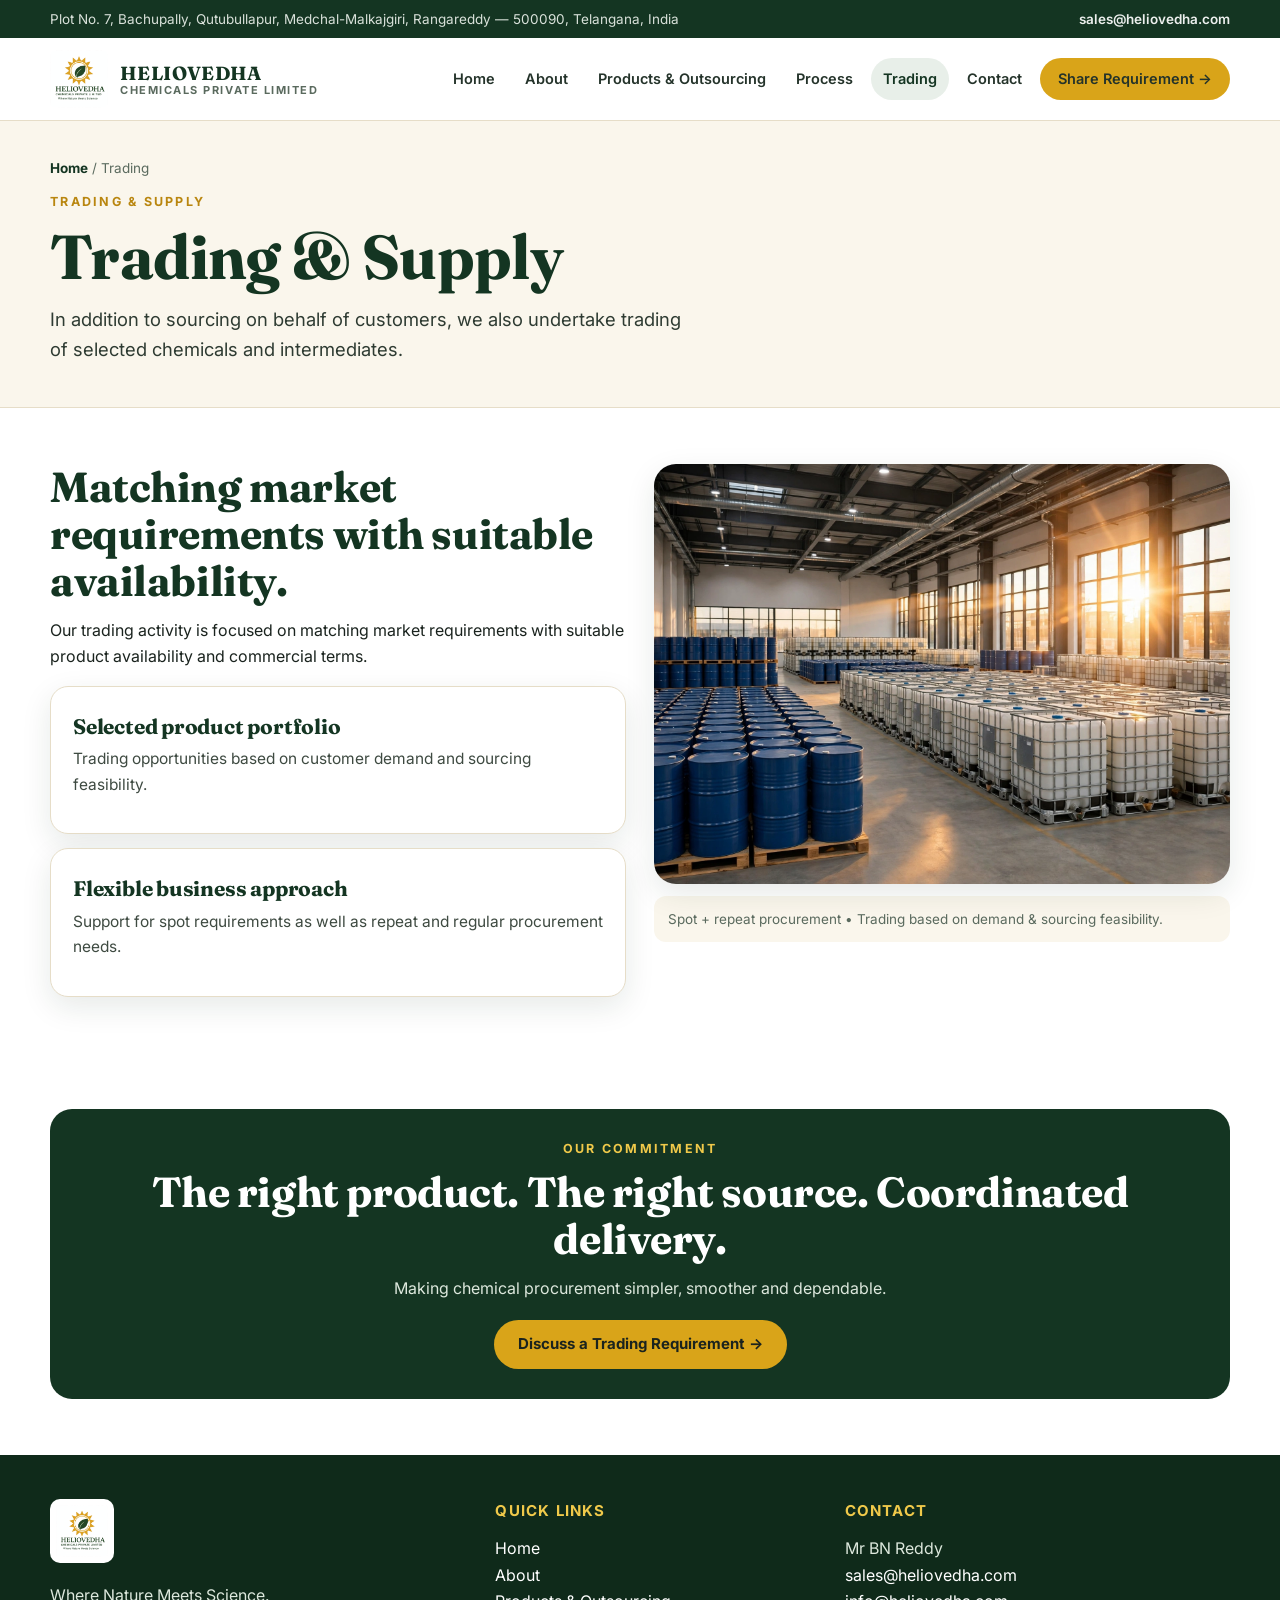
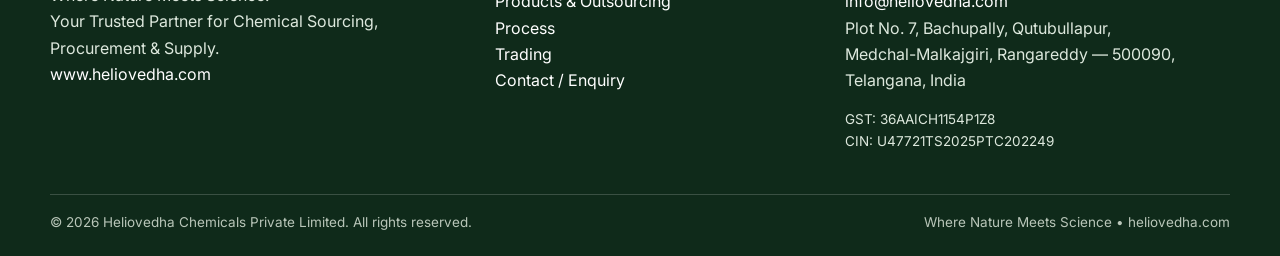
<file: trading.html>
<!doctype html><html lang="en"><head><meta charset="utf-8"><meta name="viewport" content="width=device-width,initial-scale=1">
<title>Trading & Supply | Heliovedha Chemicals Private Limited — heliovedha.com</title>
<meta name="description" content="Trading of selected chemicals and intermediates — matching market requirements with suitable availability and commercial terms.">
<meta property="og:title" content="Trading & Supply | Heliovedha Chemicals"><meta property="og:description" content="Trading of selected chemicals and intermediates — matching market requirements with suitable availability and commercial terms."><meta property="og:type" content="website">
<link rel="icon" href="assets/logo.webp"><link rel="stylesheet" href="style.css"></head><body>

<div class="topbar"><div class="container"><span>Plot No. 7, Bachupally, Qutubullapur, Medchal-Malkajgiri, Rangareddy — 500090, Telangana, India</span><span><a href="mailto:sales@heliovedha.com">sales@heliovedha.com</a> </span></div></div>
<header><div class="container header-inner">
<a class="logo-link" href="index.html"><img src="assets/logo.webp" alt="Heliovedha Chemicals Private Limited — Where Nature Meets Science"><span class="logo-text"><b>HELIOVEDHA</b><span>CHEMICALS PRIVATE LIMITED</span></span></a>
<button class="hamburger" onclick="toggleMenu()">Menu ☰</button>
<nav class="main" id="mainNav"><a class="" href="index.html">Home</a>
<a class="" href="about.html">About</a>
<a class="" href="products.html">Products & Outsourcing</a>
<a class="" href="process.html">Process</a>
<a class="active" href="trading.html">Trading</a>
<a class="" href="contact.html">Contact</a>
<a class="btn btn-gold" href="contact.html" style="padding:10px 16px;">Share Requirement →</a></nav>
</div></header>


<section class="page-hero"><div class="container"><div class="breadcrumb"><a href="index.html">Home</a> / Trading</div><div class="eyebrow">Trading &amp; Supply</div><h1>Trading &amp; Supply</h1><p class="lead">In addition to sourcing on behalf of customers, we also undertake trading of selected chemicals and intermediates.</p></div></section>
<section class="section"><div class="container grid2"><div><h2>Matching market requirements with suitable availability.</h2><p>Our trading activity is focused on matching market requirements with suitable product availability and commercial terms.</p><div class="card" style="margin-top:16px;"><div class="card-pad"><h3>Selected product portfolio</h3><p>Trading opportunities based on customer demand and sourcing feasibility.</p></div></div><div class="card" style="margin-top:14px;"><div class="card-pad"><h3>Flexible business approach</h3><p>Support for spot requirements as well as repeat and regular procurement needs.</p></div></div></div><div><div class="hero-img" style="box-shadow:var(--shadow);"><img src="assets/warehouse.webp" alt="Trading warehouse" style="height:420px;"></div><p style="margin-top:12px;" class="note">Spot + repeat procurement • Trading based on demand &amp; sourcing feasibility.</p></div></div></section>
<section class="section"><div class="container"><div class="banner"><div class="eyebrow light">Our Commitment</div><h2>The right product. The right source. Coordinated delivery.</h2><p>Making chemical procurement simpler, smoother and dependable.</p><a class="btn btn-gold" href="contact.html">Discuss a Trading Requirement →</a></div></div></section>


<footer><div class="container"><div class="foot-grid">
<div><img class="foot-logo" src="assets/logo.webp" alt="Heliovedha Chemicals"><p style="margin-top:12px;">Where Nature Meets Science.<br>Your Trusted Partner for Chemical Sourcing, Procurement &amp; Supply.<br><a href="https://www.heliovedha.com">www.heliovedha.com</a></p></div>
<div><h4>Quick Links</h4><p><a href="index.html">Home</a><br><a href="about.html">About</a><br><a href="products.html">Products &amp; Outsourcing</a><br><a href="process.html">Process</a><br><a href="trading.html">Trading</a><br><a href="contact.html">Contact / Enquiry</a></p></div>
<div><h4>Contact</h4><p>Mr BN Reddy<br><a href="mailto:sales@heliovedha.com">sales@heliovedha.com</a><br><a href="mailto:info@heliovedha.com">info@heliovedha.com</a><br>Plot No. 7, Bachupally, Qutubullapur,<br>Medchal-Malkajgiri, Rangareddy — 500090,<br>Telangana, India</p><p style="font-size:13.5px;">GST: 36AAICH1154P1Z8<br>CIN: U47721TS2025PTC202249</p></div>
</div><div class="bottom"><span>© 2026 Heliovedha Chemicals Private Limited. All rights reserved.</span><span>Where Nature Meets Science • heliovedha.com</span></div></div></footer>
<script src="script.js"></script>

</body></html>
</file>
<file: style.css>
/* Heliovedha Chemicals — heliovedha.com — V2 */
@import url('https://fonts.googleapis.com/css2?family=Fraunces:opsz,wght@9..144,500;9..144,600;9..144,700&family=Inter:wght@400;500;600;700&display=swap');
:root{--green:#143522;--green2:#1B3A2A;--green-light:#E8EFE9;--gold:#D9A419;--gold-dark:#B9860F;--cream:#FAF6EC;--cream2:#F3EDDD;--ink:#1A231E;--muted:#5A6A5E;--line:#E6DDC8;--white:#fff;--radius:18px;--shadow:0 10px 30px rgba(20,53,34,.10);--shadow2:0 18px 50px rgba(20,53,34,.14)}
*{box-sizing:border-box}html{scroll-behavior:smooth}body{margin:0;overflow-x:hidden;font-family:Inter,system-ui,-apple-system,Segoe UI,Roboto,Arial,sans-serif;color:var(--ink);background:var(--white);line-height:1.65;font-size:16px}
a{color:var(--green);text-decoration:none}a:hover{text-decoration:underline}
h1,h2,h3{font-family:Fraunces,Georgia,serif;color:var(--green);line-height:1.12;margin:0 0 12px;letter-spacing:-.01em}
h1{font-size:clamp(38px,5.2vw,62px)}h2{font-size:clamp(30px,3.6vw,42px)}h3{font-size:21px}
p{margin:0 0 14px}.lead{font-size:18.5px;color:#2E3B32;max-width:640px}
.container{max-width:1220px;margin:0 auto;padding:0 20px}
.eyebrow{font-size:12.5px;letter-spacing:.18em;text-transform:uppercase;color:var(--gold-dark);font-weight:700;margin-bottom:10px}
.eyebrow.light{color:#F0C94A}
.btn{display:inline-flex;align-items:center;justify-content:center;gap:8px;padding:13px 22px;border-radius:999px;font-weight:700;font-size:15px;line-height:1.25;border:2px solid transparent;cursor:pointer;text-decoration:none!important;flex-shrink:0;white-space:nowrap}
.cta-row{display:flex;gap:12px;flex-wrap:wrap;justify-content:center;align-items:center;margin-top:20px}
.cta-row .btn{margin:0}
.btn-gold{background:var(--gold);color:#1A231E}.btn-gold:hover{background:#E8B62A}
.btn-green{background:var(--green);color:#fff}.btn-green:hover{background:#0F2A1A}
.btn-outline{background:transparent;border-color:var(--green);color:var(--green)}.btn-outline:hover{background:var(--green);color:#fff}
.btn-white{background:#fff;color:var(--green)}.btn-white:hover{background:var(--cream)}
/* topbar */
.topbar{background:var(--green);color:#EAF0EA;font-size:13.5px}.topbar .container{display:flex;justify-content:space-between;gap:16px;padding-top:8px;padding-bottom:8px;flex-wrap:wrap}.topbar a{color:#fff;font-weight:600}.topbar span{opacity:.92}
/* header */
header{position:sticky;top:0;z-index:50;background:rgba(255,255,255,.96);backdrop-filter:blur(8px);border-bottom:1px solid var(--line)}
.header-inner{display:flex;align-items:center;justify-content:space-between;gap:16px;padding:12px 20px}
.logo-link{display:flex;align-items:center;gap:12px;text-decoration:none!important}.logo-link img{height:58px;width:auto;display:block;border-radius:6px}
.logo-text{line-height:1.1}.logo-text b{font-family:Fraunces,Georgia,serif;font-size:19px;color:var(--green);letter-spacing:.02em}.logo-text span{display:block;font-size:11px;letter-spacing:.14em;color:var(--muted);font-weight:700}
nav.main{display:flex;gap:6px;align-items:center}nav.main a{padding:9px 12px;border-radius:999px;font-weight:600;font-size:14.5px;color:#24332A}nav.main a.active,nav.main a:hover{background:var(--green-light);color:var(--green);text-decoration:none}
.hamburger{display:none;background:var(--green);color:#fff;border:0;padding:10px 14px;border-radius:10px;font-weight:700;cursor:pointer}
/* hero */
.hero{background:linear-gradient(180deg,var(--cream) 0%,#fff 100%);padding:42px 0 36px}.hero-grid{display:grid;grid-template-columns:1.05fr .95fr;gap:36px;align-items:center}
.hero-img{border-radius:22px;overflow:hidden;box-shadow:var(--shadow2);position:relative}.hero-img img{width:100%;height:520px;object-fit:cover;display:block}
.hero-badge{position:absolute;left:16px;bottom:16px;right:16px;background:rgba(255,255,255,.96);border-radius:14px;padding:14px 16px;display:flex;gap:12px;align-items:center;box-shadow:var(--shadow)}.hero-badge b{color:var(--green)}.hero-badge small{color:var(--muted)}
.pills{display:flex;gap:10px;flex-wrap:wrap;margin:20px 0}.pill{background:#fff;border:1px solid var(--line);padding:9px 13px;border-radius:999px;font-size:13.5px;font-weight:600}
.hero-cta{display:flex;gap:12px;flex-wrap:wrap;margin-top:18px}
/* sections */
.section{padding:56px 0}.section.cream{background:var(--cream)}.section.green{background:var(--green);color:#EAF0EA}.section.green h2{color:#fff}.section.green .lead{color:#DDE8DD}
.grid2{display:grid;grid-template-columns:1fr 1fr;gap:28px}.grid3{display:grid;grid-template-columns:1fr 1fr 1fr;gap:20px}.grid4{display:grid;grid-template-columns:1fr 1fr;gap:20px}
.card{background:#fff;border:1px solid var(--line);border-radius:var(--radius);overflow:hidden;box-shadow:var(--shadow)}.card-pad{padding:22px}.card img{width:100%;height:210px;object-fit:cover;display:block}.card h3{margin:6px 0 8px}.card p{color:#3E4A41;font-size:15.5px}.num{font-family:Fraunces,serif;color:var(--gold-dark);font-size:13px;letter-spacing:.14em;font-weight:700}
.purpose{background:var(--green);color:#fff;border-radius:22px;padding:28px}.purpose h3{color:#F0C94A}.purpose p{color:#EAF0EA}
.fact-row{display:flex;gap:14px;flex-wrap:wrap;margin-top:18px}.fact{background:#fff;border:1px solid var(--line);border-radius:12px;padding:12px 14px;flex:1;min-width:160px}.fact b{display:block;color:var(--green)}
.timeline{display:grid;grid-template-columns:repeat(4,1fr);gap:16px}.step{background:#fff;border:1px solid var(--line);border-radius:18px;padding:20px}.step .big{font-family:Fraunces,serif;font-size:36px;color:var(--gold-dark);line-height:1}.step h3{font-size:18px;margin:10px 0 6px}
.banner{background:var(--green);color:#fff;border-radius:22px;padding:30px;text-align:center}.banner h2{color:#fff}.banner p{color:#DDE8DD;max-width:680px;margin:0 auto 18px}
.filter-bar{display:flex;gap:8px;flex-wrap:wrap;margin:18px 0}.filter-bar button{padding:9px 14px;border-radius:999px;border:1px solid var(--line);background:#fff;font-weight:700;cursor:pointer}.filter-bar button.active{background:var(--green);color:#fff;border-color:var(--green)}
.coming{background:linear-gradient(135deg,#FFF8E0,#FAF6EC);border:1.5px dashed var(--gold);border-radius:18px;padding:24px;text-align:center}
/* form */
.form-grid{display:grid;grid-template-columns:1fr 1fr;gap:14px}.field label{display:block;font-size:13px;font-weight:700;margin-bottom:6px;color:var(--green)}.field input,.field select,.field textarea{width:100%;padding:12px 13px;border:1.5px solid #D9D0B8;border-radius:12px;font:inherit;background:#fff}.field textarea{min-height:110px;resize:vertical}.field.full{grid-column:1/-1}.note{font-size:13.5px;color:var(--muted);background:var(--cream);padding:12px 14px;border-radius:12px}
.contact-card{background:var(--green);color:#fff;border-radius:22px;padding:26px}.contact-card h3{color:#F0C94A}.contact-card a{color:#fff;font-weight:700}.contact-card .row{padding:10px 0;border-bottom:1px solid rgba(255,255,255,.16)}
footer{background:#0F2A1A;color:#DDE8DD;padding:44px 0 22px;margin-top:0}footer a{color:#fff}footer .foot-grid{display:grid;grid-template-columns:1.3fr 1fr 1.2fr;gap:28px}footer h4{color:#F0C94A;margin:0 0 12px;font-size:15px;letter-spacing:.08em;text-transform:uppercase}.foot-logo{height:64px;background:#fff;padding:6px;border-radius:10px}.bottom{border-top:1px solid rgba(255,255,255,.18);margin-top:28px;padding-top:16px;display:flex;justify-content:space-between;gap:12px;flex-wrap:wrap;font-size:13.5px;color:#B9C6B9}
.breadcrumb{font-size:13.5px;color:var(--muted);margin-bottom:12px}.breadcrumb a{font-weight:700}
.page-hero{background:var(--cream);padding:36px 0 28px;border-bottom:1px solid var(--line)}
@media(max-width:900px){.hero-grid,.grid2,.grid3{grid-template-columns:1fr}.grid4{grid-template-columns:1fr}.timeline{grid-template-columns:1fr 1fr}nav.main{display:none}nav.main.open{display:flex;flex-direction:column;position:absolute;left:0;right:0;top:100%;background:#fff;padding:14px;border-bottom:1px solid var(--line)}nav.main.open a{width:100%}.hamburger{display:block}.header-inner{position:relative}.hero-img img{height:320px}.form-grid{grid-template-columns:1fr}footer .foot-grid{grid-template-columns:1fr}.logo-text b{font-size:16px}.logo-link img{height:48px}}
@media(max-width:520px){.timeline{grid-template-columns:1fr}}

@media(max-width:520px){.cta-row{flex-direction:column;align-items:stretch;gap:12px;margin-top:20px}.cta-row .btn{width:100%;padding:14px 18px;white-space:normal;text-align:center}.hero-cta{flex-direction:column;align-items:stretch;gap:10px}.hero-cta .btn{width:100%}}

/* V3.5 — Focus card fix: commas wrap cleanly, no orphan bullet, equal-height cards */
.fact-row{display:flex;gap:14px;flex-wrap:wrap}
.fact{flex:1 1 0;min-width:140px;display:flex;flex-direction:column;gap:6px}
.fact b{white-space:nowrap}
@media(max-width:640px){.fact{flex:1 1 100%}}
</file>
